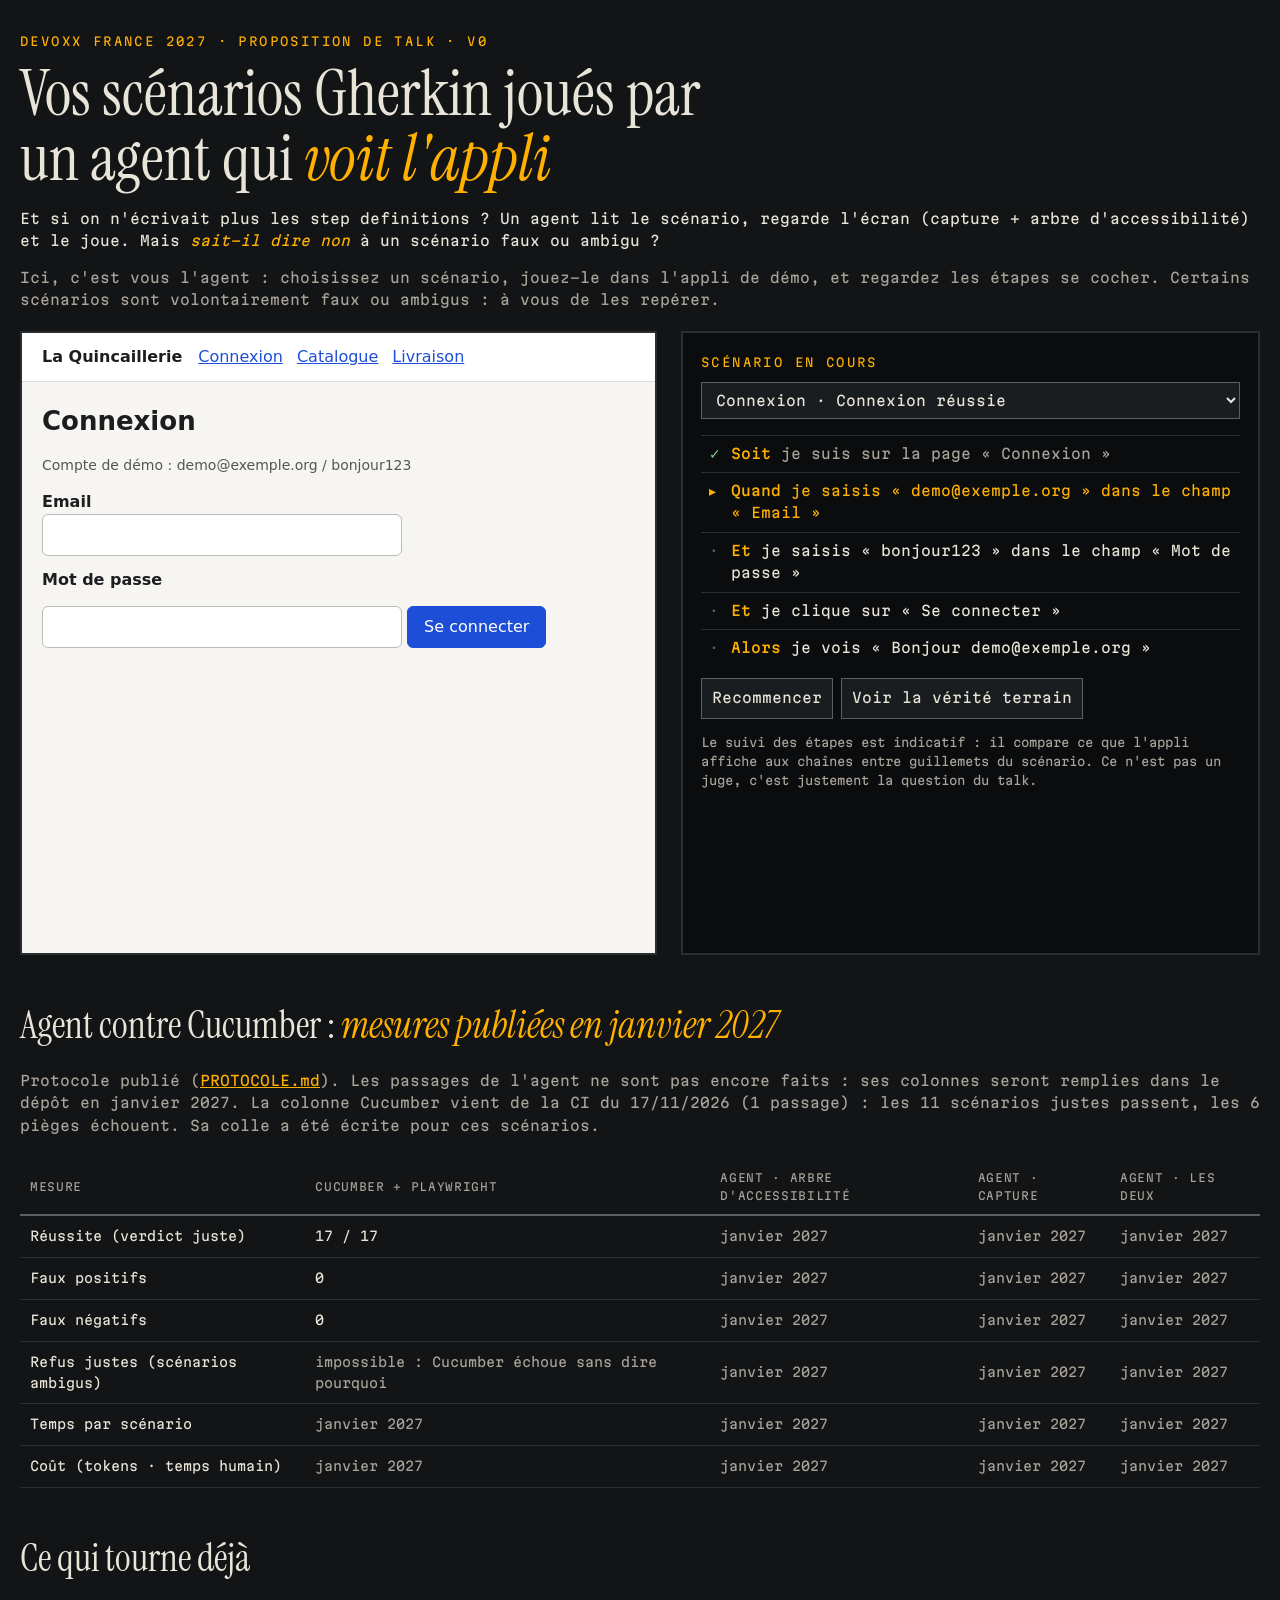
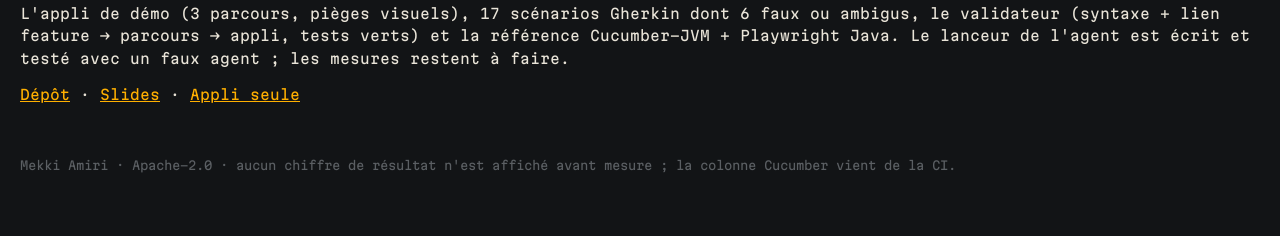
<file: docs/index.html>
<!doctype html>
<html lang="fr">
<head>
<meta charset="utf-8">
<meta name="viewport" content="width=device-width, initial-scale=1">
<title>Vos scénarios Gherkin joués par un agent qui voit l'appli · Mekki Amiri</title>
<link rel="preconnect" href="https://fonts.googleapis.com">
<link href="https://fonts.googleapis.com/css2?family=Instrument+Serif:ital@0;1&family=Martian+Mono:wght@400;500&display=swap" rel="stylesheet">
<style>
:root{--bg:#121416;--paper:#e9e4d8;--amber:#ffb000;--muted:#a9a39a;--dim:#5b5f63;--line:#2a2e31;--green:#7fd18b;--red:#ff5a4f}
*{box-sizing:border-box}
body{margin:0;background:var(--bg);color:var(--paper);font:14px/1.6 'Martian Mono',monospace}
a{color:var(--amber)}
.wrap{max-width:1280px;margin:0 auto;padding:32px 20px 60px}
.k{color:var(--amber);letter-spacing:.2em;text-transform:uppercase;font-size:12px}
h1,h2{font-family:'Instrument Serif',serif;font-weight:400;margin:0}
h1{font-size:clamp(34px,6vw,64px);line-height:1.02;margin:10px 0 16px}
h2{font-size:clamp(26px,3.6vw,38px);margin:40px 0 12px}
em{color:var(--amber);font-style:italic}
.muted{color:var(--muted)}
.todo{border:1px dashed var(--amber);color:var(--amber);padding:2px 8px;font-size:12px;white-space:nowrap}
.jeu{display:grid;grid-template-columns:minmax(0,1.1fr) minmax(0,1fr);gap:24px;margin-top:20px}
@media (max-width:900px){.jeu{grid-template-columns:1fr}}
.cadre{border:2px solid var(--line);background:#0b0c0d}
.cadre iframe{display:block;width:100%;height:620px;border:0;background:#f6f5f2}
.panneau{border:2px solid var(--line);padding:18px;background:#0b0c0d}
select,button{font:inherit;background:#1a1d20;color:var(--paper);border:1px solid var(--dim);padding:8px 10px;border-radius:0}
select{width:100%}
button{cursor:pointer}
button:hover{border-color:var(--amber)}
.etapes{list-style:none;padding:0;margin:16px 0 0}
.etapes li{padding:7px 0 7px 30px;position:relative;border-top:1px solid var(--line)}
.etapes li::before{content:"·";position:absolute;left:8px;color:var(--dim)}
.etapes li.ctx{color:var(--muted)}
.etapes li.courant{color:var(--amber)}
.etapes li.courant::before{content:"▸";color:var(--amber)}
.etapes li.vu::before{content:"✓";color:var(--green)}
.etapes li.hors::before{content:"?";color:var(--red)}
.etapes b{font-weight:500;color:var(--amber)}
.verdict{margin-top:14px;padding:10px 12px;border-left:3px solid var(--amber);background:#15181a;display:none}
.verdict.visible{display:block}
.barre{display:flex;gap:8px;margin-top:12px;flex-wrap:wrap}
table{border-collapse:collapse;width:100%;margin-top:8px;font-size:13px}
th{font-weight:400;color:var(--muted);text-align:left;padding:10px;border-bottom:2px solid var(--dim);text-transform:uppercase;letter-spacing:.06em;font-size:11px}
td{padding:10px;border-bottom:1px solid var(--line)}
.tableau{overflow-x:auto}
footer{margin-top:50px;color:var(--dim);font-size:12px}
</style>
</head>
<body>
<div class="wrap">
  <div class="k">Devoxx France 2027 · proposition de talk · v0</div>
  <h1>Vos scénarios Gherkin joués par<br>un agent qui <em>voit l'appli</em></h1>
  <p>Et si on n'écrivait plus les step definitions ? Un agent lit le scénario, regarde l'écran
  (capture + arbre d'accessibilité) et le joue. Mais <em>sait-il dire non</em> à un scénario faux ou ambigu ?</p>
  <p class="muted">Ici, c'est vous l'agent : choisissez un scénario, jouez-le dans l'appli de démo,
  et regardez les étapes se cocher. Certains scénarios sont volontairement faux ou ambigus : à vous de les repérer.</p>

  <div class="jeu">
    <div class="cadre"><iframe id="appli" title="Appli de démo La Quincaillerie" src="app/index.html"></iframe></div>
    <div class="panneau">
      <label class="k" for="choix">Scénario en cours</label>
      <select id="choix" style="margin-top:8px"></select>
      <ul class="etapes" id="etapes"></ul>
      <div class="barre">
        <button type="button" id="recommencer">Recommencer</button>
        <button type="button" id="reveler">Voir la vérité terrain</button>
      </div>
      <div class="verdict" id="verdict"></div>
      <p class="muted" style="font-size:12px;margin-top:14px">Le suivi des étapes est indicatif : il compare ce que l'appli
      affiche aux chaînes entre guillemets du scénario. Ce n'est pas un juge, c'est justement la question du talk.</p>
    </div>
  </div>

  <h2>Agent contre Cucumber : <em>mesures publiées en janvier 2027</em></h2>
  <p class="muted">Protocole publié (<a href="https://github.com/mekkiamiri/bdd-agent-eyes/blob/main/PROTOCOLE.md">PROTOCOLE.md</a>).
  Les passages de l'agent ne sont pas encore faits : ses colonnes seront remplies dans le dépôt en janvier 2027.
  La colonne Cucumber vient de la CI du 17/11/2026 (1 passage) : les 11 scénarios justes passent, les 6 pièges échouent.
  Sa colle a été écrite pour ces scénarios.</p>
  <div class="tableau">
  <table>
    <tr><th>Mesure</th><th>Cucumber + Playwright</th><th>Agent · arbre d'accessibilité</th><th>Agent · capture</th><th>Agent · les deux</th></tr>
    <tr><td>Réussite (verdict juste)</td><td>17 / 17</td><td class="muted">janvier 2027</td><td class="muted">janvier 2027</td><td class="muted">janvier 2027</td></tr>
    <tr><td>Faux positifs</td><td>0</td><td class="muted">janvier 2027</td><td class="muted">janvier 2027</td><td class="muted">janvier 2027</td></tr>
    <tr><td>Faux négatifs</td><td>0</td><td class="muted">janvier 2027</td><td class="muted">janvier 2027</td><td class="muted">janvier 2027</td></tr>
    <tr><td>Refus justes (scénarios ambigus)</td><td class="muted">impossible : Cucumber échoue sans dire pourquoi</td><td class="muted">janvier 2027</td><td class="muted">janvier 2027</td><td class="muted">janvier 2027</td></tr>
    <tr><td>Temps par scénario</td><td class="muted">janvier 2027</td><td class="muted">janvier 2027</td><td class="muted">janvier 2027</td><td class="muted">janvier 2027</td></tr>
    <tr><td>Coût (tokens · temps humain)</td><td class="muted">janvier 2027</td><td class="muted">janvier 2027</td><td class="muted">janvier 2027</td><td class="muted">janvier 2027</td></tr>
  </table>
  </div>

  <h2>Ce qui tourne déjà</h2>
  <p>L'appli de démo (3 parcours, pièges visuels), <span id="nb"></span>, le validateur
  (syntaxe + lien feature → parcours → appli, tests verts) et la référence Cucumber-JVM + Playwright Java.
  Le lanceur de l'agent est écrit et testé avec un faux agent ; les mesures restent à faire.</p>
  <p><a href="https://github.com/mekkiamiri/bdd-agent-eyes">Dépôt</a> · <a href="slides/">Slides</a> · <a href="app/">Appli seule</a></p>
  <footer>Mekki Amiri · Apache-2.0 · aucun chiffre de résultat n'est affiché avant mesure ; la colonne Cucumber vient de la CI.</footer>
</div>

<script src="scenarios.js"></script>
<script>
"use strict";
const S = window.SCENARIOS;
const choix = document.getElementById("choix");
const liste = document.getElementById("etapes");
const cadre = document.getElementById("appli");
const verdict = document.getElementById("verdict");
const LIBELLE = { passe: "le scénario est juste : il doit passer", echec: "le scénario est faux : l'appli fait autre chose", ambigu: "le scénario est ambigu : il faut refuser de le jouer" };

document.getElementById("nb").textContent = S.length + " scénarios Gherkin dont " +
  S.filter((s) => s.attendu !== "passe").length + " faux ou ambigus";

S.forEach((s, i) => {
  const o = document.createElement("option");
  o.value = i;
  o.textContent = s.fonctionnalite + " · " + s.nom;
  choix.appendChild(o);
});

let scenario, pointeur, journal, etat;
const echapper = (t) => t.replace(/[&<>]/g, (c) => ({ "&": "&amp;", "<": "&lt;", ">": "&gt;" }[c]));
const guillemets = (t) => [...t.matchAll(/"([^"]*)"/g)].map((m) => m[1]);

function rendre() {
  liste.innerHTML = "";
  scenario.etapes.forEach((e, i) => {
    const li = document.createElement("li");
    li.innerHTML = "<b>" + echapper(e.mot) + "</b> " + echapper(e.texte).replace(/"([^"]*)"/g, "« $1 »");
    if (e.contexte) li.classList.add("ctx");
    if (i < pointeur) li.classList.add("vu");
    if (i === pointeur) li.classList.add(regle(e) ? "courant" : "hors");
    if (i === pointeur && !regle(e)) li.title = "Étape impossible à suivre : que doit-on voir ou faire ?";
    liste.appendChild(li);
  });
}

// Chaque expression du vocabulaire (window.VOCABULAIRE, généré depuis outils/valider.py)
// devient une condition sur ce que l'appli a signalé. Un test vérifie que les clés couvrent tout le vocabulaire.
const vus = (x) => etat && etat.textes.some((v) => v.includes(x));
const action = (pred) => journal.some((ev) => ev.type !== "ecran" && pred(ev.libelle || ""));
const CONDITIONS = {
  "je suis sur la page {string}": (g) => () => etat && etat.ecran === g.ecran.toLowerCase(),
  "je suis connecté": () => () => vus("Bonjour "),
  "je saisis {string} dans le champ {string}": (g) => () => action((l) => l === g.champ + "=" + g.libre),
  "je clique sur {string}": (g) => () => action((l) => l === g.bouton || l.startsWith(g.bouton + " ")),
  "j'ajoute {string} au panier": (g) => () => action((l) => l === "Ajouter " + g.produit + " au panier"),
  "je coche {string}": (g) => () => action((l) => l === g.case),
  "je vois {string}": (g) => () => vus(g.texte),
  "je ne vois pas {string}": (g) => () => etat && !vus(g.texte),
  "le panier contient {int} article(s)": (g) => () => etat && etat.textes.includes(g.nombre + (Number(g.nombre) > 1 ? " articles" : " article")),
  "le total est {string}": (g) => () => etat && etat.textes.includes(g.montant),
  "le bouton {string} est désactivé": (g) => () => etat && etat.desactives.includes(g.bouton),
};
const VOCAB = window.VOCABULAIRE.map((v) => ({ re: new RegExp(v.regex), condition: CONDITIONS[v.expression] }));

function regle(e) {
  for (const v of VOCAB) {
    const m = v.re.exec(e.texte);
    if (m) return v.condition ? v.condition(m.groups || {}) : null;
  }
  return null; // hors vocabulaire : un humain (ou un agent) doit le signaler
}

function avancer() {
  while (pointeur < scenario.etapes.length) {
    const r = regle(scenario.etapes[pointeur]);
    if (!r || !r()) break;
    pointeur += 1;
    journal = []; // une action ne compte que pour l'étape courante
  }
  rendre();
  if (pointeur === scenario.etapes.length) {
    verdict.className = "verdict visible";
    verdict.textContent = "Toutes les étapes ont été vues à l'écran.";
  }
}

function charger(i) {
  scenario = S[i];
  pointeur = 0; journal = []; etat = null;
  verdict.className = "verdict";
  const premiere = scenario.etapes.find((e) => /^je suis sur la page "/.test(e.texte));
  const ecran = premiere ? guillemets(premiere.texte)[0].toLowerCase() : "connexion";
  cadre.src = "app/index.html?t=" + Date.now() + "#" + ecran;
  rendre();
}

window.addEventListener("message", (e) => {
  // N'accepter que les messages du cadre de l'appli, de la même origine (en file://, l'origine est « null »).
  if (e.source !== cadre.contentWindow) return;
  if (e.origin !== location.origin && !(location.protocol === "file:" && e.origin === "null")) return;
  const d = e.data;
  if (!d || d.source !== "quincaillerie" || !scenario) return;
  etat = d;
  journal.push(d);
  avancer();
});

choix.addEventListener("change", () => charger(Number(choix.value)));
document.getElementById("recommencer").addEventListener("click", () => charger(Number(choix.value)));
document.getElementById("reveler").addEventListener("click", () => {
  verdict.className = "verdict visible";
  verdict.innerHTML = "<b style='color:var(--amber)'>Vérité terrain</b> : " + LIBELLE[scenario.attendu] +
    (scenario.piege ? ".<br>" + echapper(scenario.piege) : ".");
});
charger(0);
</script>
</body>
</html>
</file>
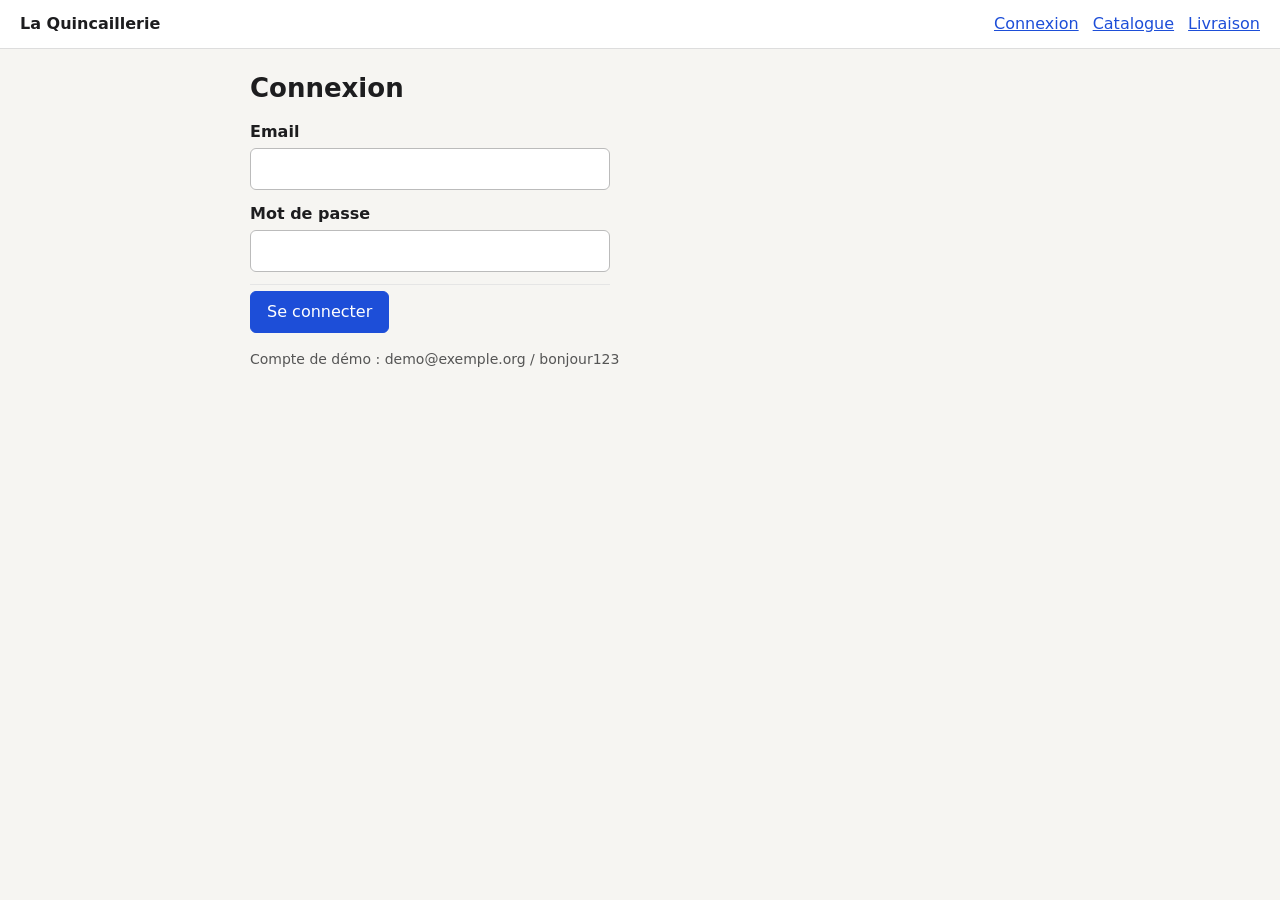
<file: docs/app-v2/index.html>
<!doctype html>
<html lang="fr">
<head>
<meta charset="utf-8">
<meta name="viewport" content="width=device-width, initial-scale=1">
<title>La Quincaillerie · appli de démo</title>
<link rel="stylesheet" href="app.css">
</head>
<body class="qc">
<!-- Version 2 de l'appli de démo : même comportement, mêmes textes visibles, interface refondue
     (identifiants, classes, structure, ordre). Chaque changement est décrit dans CHANGEMENTS.md.
     Sert à mesurer la robustesse : Cucumber et l'agent rejouent les mêmes scénarios sur cette version. -->
<header class="qc-entete">
  <p class="qc-entete__marque"><strong>La Quincaillerie</strong></p>
  <p id="qc-salut" class="qc-entete__salut"></p>
  <nav class="qc-entete__nav" aria-label="Navigation principale">
    <a href="#connexion">Connexion</a>
    <a href="#catalogue">Catalogue</a>
    <a href="#livraison">Livraison</a>
  </nav>
</header>

<main class="qc-contenu">
  <!-- Parcours « connexion » -->
  <section id="qc-vue-connexion" class="qc-vue" data-vue="connexion" aria-labelledby="qc-titre-connexion">
    <h1 id="qc-titre-connexion">Connexion</h1>
    <p id="qc-connexion-erreur" class="qc-message qc-message--erreur" role="alert"></p>
    <form id="qc-connexion-form" class="qc-form" novalidate>
      <div class="qc-champ">
        <label for="qc-connexion-email">Email</label>
        <input id="qc-connexion-email" name="email" type="email" autocomplete="off">
      </div>
      <div class="qc-champ">
        <label for="qc-connexion-mdp">Mot de passe</label>
        <input id="qc-connexion-mdp" name="mdp" type="password" autocomplete="off">
      </div>
      <div class="qc-barre-actions">
        <button type="submit" id="qc-connexion-envoyer" class="qc-bouton">Se connecter</button>
      </div>
    </form>
    <p class="qc-aide">Compte de démo : demo@exemple.org / bonjour123</p>
  </section>

  <!-- Parcours « panier » -->
  <section id="qc-vue-catalogue" class="qc-vue qc-vue--deux-colonnes" data-vue="catalogue" aria-labelledby="qc-titre-catalogue" hidden>
    <h1 id="qc-titre-catalogue">Catalogue</h1>
    <section class="qc-panier" aria-labelledby="qc-titre-panier">
      <div class="qc-panier__entete">
        <h2 id="qc-titre-panier">Panier</h2>
        <button type="button" id="qc-panier-commander" class="qc-bouton" disabled>Commander</button>
      </div>
      <p class="qc-panier__resume"><span id="qc-panier-nb" data-testid="cart-count">0 article</span> · Total : <span id="qc-panier-total" data-testid="cart-total">0,00 €</span></p>
      <ul id="qc-panier-lignes" class="qc-panier__lignes"></ul>
      <div class="qc-promo">
        <div class="qc-champ">
          <label for="qc-promo-code">Code promo</label>
          <input id="qc-promo-code" name="promo" autocomplete="off">
        </div>
        <button type="button" id="qc-promo-appliquer" class="qc-bouton qc-bouton--secondaire">Appliquer</button>
        <p id="qc-promo-message" class="qc-message qc-message--info" role="status"></p>
      </div>
    </section>
    <ul class="qc-catalogue">
      <li class="qc-carte">
        <p class="qc-carte__nom">Marteau</p>
        <div class="qc-carte__pied">
          <button type="button" class="qc-bouton" data-article="Marteau" aria-label="Ajouter au panier : Marteau">Ajouter</button>
          <p class="qc-carte__prix">12,00 €</p>
        </div>
      </li>
      <li class="qc-carte">
        <p class="qc-carte__nom">Tournevis</p>
        <p class="qc-carte__badge">Épuisé</p>
        <div class="qc-carte__pied">
          <button type="button" class="qc-bouton" data-article="Tournevis" aria-label="Ajouter au panier : Tournevis" disabled>Ajouter</button>
          <p class="qc-carte__prix">6,50 €</p>
        </div>
      </li>
      <li class="qc-carte">
        <p class="qc-carte__nom">Mètre ruban</p>
        <div class="qc-carte__pied">
          <button type="button" class="qc-bouton" data-article="Mètre ruban" aria-label="Ajouter au panier : Mètre ruban">Ajouter</button>
          <p class="qc-carte__prix">9,90 €</p>
        </div>
      </li>
    </ul>
  </section>

  <!-- Parcours « livraison » -->
  <section id="qc-vue-livraison" class="qc-vue" data-vue="livraison" aria-labelledby="qc-titre-livraison" hidden>
    <h1 id="qc-titre-livraison">Livraison</h1>
    <ul id="qc-livraison-erreurs" class="qc-message qc-message--erreur" role="alert"></ul>
    <p id="qc-livraison-info" class="qc-message qc-message--info" role="status"></p>
    <form id="qc-livraison-form" class="qc-form" novalidate>
      <div class="qc-champ">
        <label for="qc-livraison-nom">Nom</label>
        <input id="qc-livraison-nom" name="nom" autocomplete="off">
      </div>
      <div class="qc-champ">
        <label for="qc-livraison-adresse">Adresse</label>
        <input id="qc-livraison-adresse" name="adresse" autocomplete="off">
      </div>
      <div class="qc-champ">
        <label for="qc-livraison-cp">Code postal</label>
        <input id="qc-livraison-cp" name="cp" inputmode="numeric" autocomplete="off">
      </div>
      <div class="qc-case">
        <input id="qc-livraison-cgv" name="cgv" type="checkbox">
        <label for="qc-livraison-cgv">J'accepte les conditions de vente</label>
      </div>
      <div class="qc-barre-actions">
        <button type="submit" id="qc-livraison-valider" class="qc-bouton" disabled>Valider la commande</button>
        <button type="button" id="qc-livraison-enregistrer" class="qc-bouton qc-bouton--secondaire">Enregistrer l'adresse</button>
      </div>
    </form>
    <!-- Piège conservé : ce texte est toujours dans le DOM, mais caché tant que la commande n'est pas validée. -->
    <section id="qc-livraison-confirmation" class="qc-confirmation" hidden>
      <h2>Commande confirmée</h2>
      <p>Merci, votre commande est en préparation.</p>
    </section>
  </section>
</main>
<script src="app.js"></script>
</body>
</html>
</file>
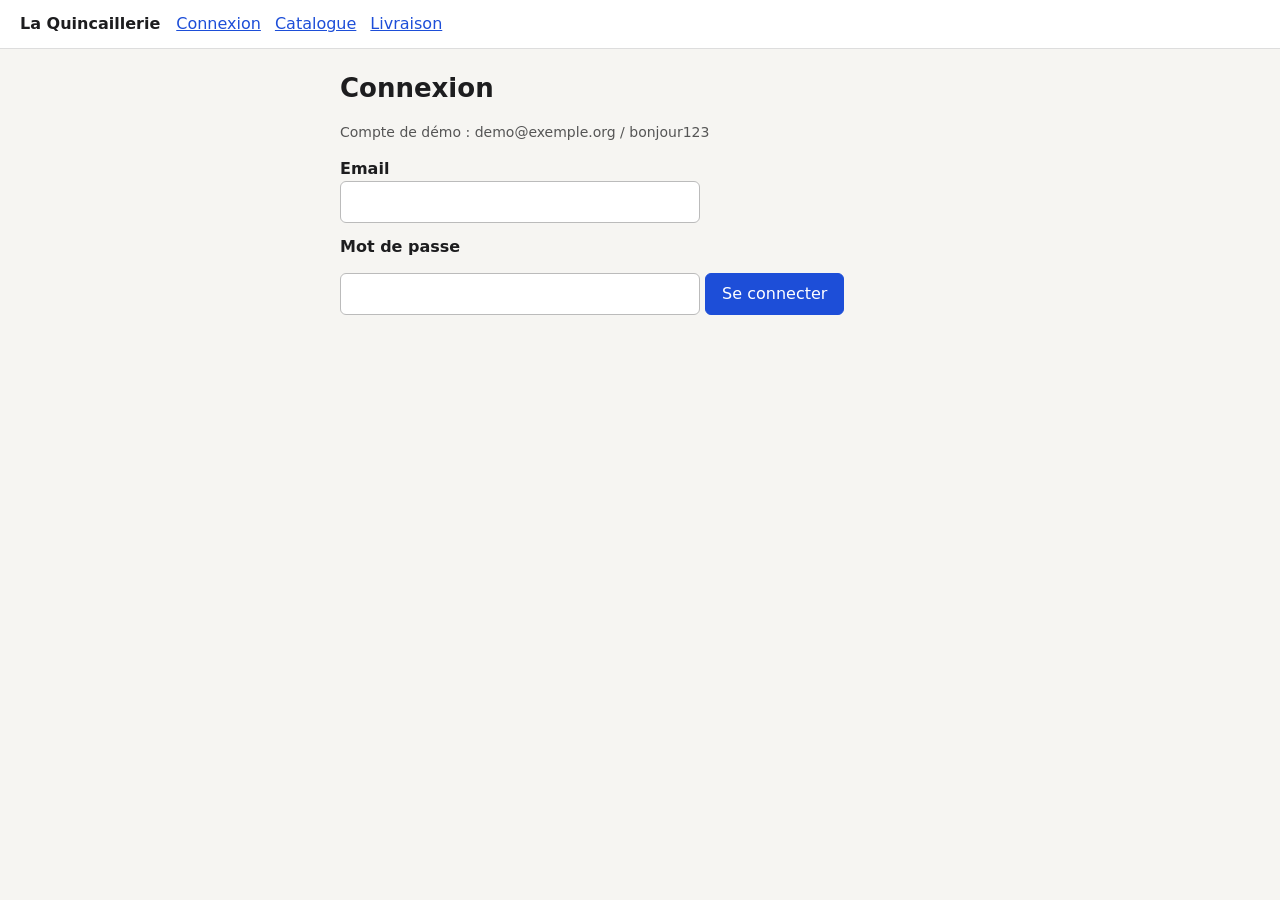
<file: docs/app/index.html>
<!doctype html>
<html lang="fr">
<head>
<meta charset="utf-8">
<meta name="viewport" content="width=device-width, initial-scale=1">
<title>La Quincaillerie · appli de démo</title>
<link rel="stylesheet" href="app.css">
</head>
<body>
<!-- Appli de démo du dépôt bdd-agent-eyes.
     Trois parcours (connexion, panier, livraison) et des pièges visuels volontaires :
     bouton désactivé, message d'erreur, libellés ambigus, texte présent dans le DOM mais invisible.
     Les libellés visibles sont listés dans parcours.json ; outils/valider.py vérifie que les deux concordent. -->
<header>
  <strong>La Quincaillerie</strong>
  <nav aria-label="Navigation principale">
    <a href="#connexion">Connexion</a>
    <a href="#catalogue">Catalogue</a>
    <a href="#livraison">Livraison</a>
  </nav>
  <span id="bonjour" class="bonjour"></span>
</header>

<main>
  <!-- Parcours « connexion » -->
  <section id="ecran-connexion" data-ecran="connexion" aria-labelledby="t-connexion">
    <h1 id="t-connexion">Connexion</h1>
    <p class="aide">Compte de démo : demo@exemple.org / bonjour123</p>
    <form id="form-connexion" novalidate>
      <label for="email">Email</label>
      <input id="email" name="email" type="email" autocomplete="off">
      <label for="mdp">Mot de passe</label>
      <input id="mdp" name="mdp" type="password" autocomplete="off">
      <button type="submit" id="btn-connexion">Se connecter</button>
    </form>
    <p id="erreur-connexion" class="erreur" role="alert"></p>
  </section>

  <!-- Parcours « panier » -->
  <section id="ecran-catalogue" data-ecran="catalogue" aria-labelledby="t-catalogue" hidden>
    <h1 id="t-catalogue">Catalogue</h1>
    <ul class="produits">
      <li><span>Marteau</span><span class="prix">12,00 €</span>
        <button type="button" data-produit="Marteau" aria-label="Ajouter Marteau au panier">Ajouter</button></li>
      <li><span>Tournevis</span><span class="prix">6,50 €</span>
        <button type="button" data-produit="Tournevis" aria-label="Ajouter Tournevis au panier" disabled>Ajouter</button>
        <span class="epuise">Épuisé</span></li>
      <li><span>Mètre ruban</span><span class="prix">9,90 €</span>
        <button type="button" data-produit="Mètre ruban" aria-label="Ajouter Mètre ruban au panier">Ajouter</button></li>
    </ul>
    <div class="panier" aria-labelledby="t-panier">
      <h2 id="t-panier">Panier</h2>
      <ul id="lignes-panier"></ul>
      <p><span id="panier-compte" data-testid="panier-compte">0 article</span> · Total : <span id="total" data-testid="total">0,00 €</span></p>
      <label for="promo">Code promo</label>
      <input id="promo" name="promo" autocomplete="off">
      <button type="button" id="btn-promo">Appliquer</button>
      <p id="message-promo" class="info" role="status"></p>
      <button type="button" id="btn-commander" disabled>Commander</button>
    </div>
  </section>

  <!-- Parcours « livraison » -->
  <section id="ecran-livraison" data-ecran="livraison" aria-labelledby="t-livraison" hidden>
    <h1 id="t-livraison">Livraison</h1>
    <form id="form-livraison" novalidate>
      <label for="nom">Nom</label>
      <input id="nom" name="nom" autocomplete="off">
      <label for="adresse">Adresse</label>
      <input id="adresse" name="adresse" autocomplete="off">
      <label for="cp">Code postal</label>
      <input id="cp" name="cp" inputmode="numeric" autocomplete="off">
      <p class="choix">
        <input id="cgv" name="cgv" type="checkbox">
        <label for="cgv">J'accepte les conditions de vente</label>
      </p>
      <button type="button" id="btn-enregistrer">Enregistrer l'adresse</button>
      <button type="submit" id="btn-valider" disabled>Valider la commande</button>
    </form>
    <ul id="erreurs-livraison" class="erreur" role="alert"></ul>
    <p id="info-livraison" class="info" role="status"></p>
    <!-- Piège : ce texte est toujours dans le DOM, mais caché tant que la commande n'est pas validée.
         Un test qui cherche le texte dans le HTML brut le trouve ; un humain ou un agent qui regarde l'écran, non. -->
    <div id="confirmation" class="confirmation" hidden>
      <h2>Commande confirmée</h2>
      <p>Merci, votre commande est en préparation.</p>
    </div>
  </section>
</main>
<script src="app.js"></script>
</body>
</html>
</file>
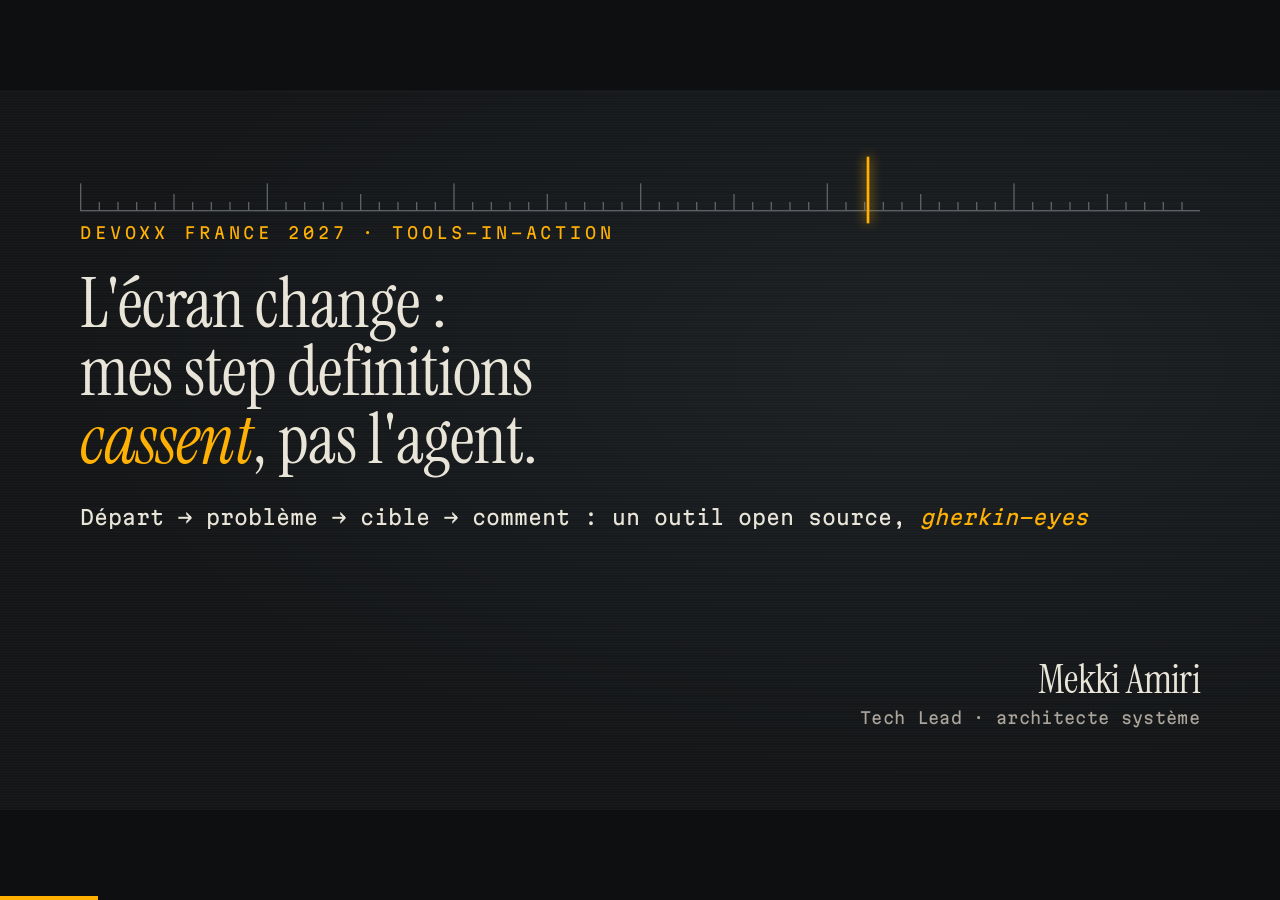
<file: docs/slides/index.html>
<!doctype html>
<html lang="fr">
<head>
<meta charset="utf-8">
<meta name="viewport" content="width=device-width, initial-scale=1">
<title>Mes step definitions cassent, pas l'agent · Mekki Amiri</title>
<link rel="preconnect" href="https://fonts.googleapis.com">
<link href="https://fonts.googleapis.com/css2?family=Instrument+Serif:ital@0;1&family=Martian+Mono:wght@400;500&display=swap" rel="stylesheet">
<!-- Généré par kit/build_deck.py : modifier les slides source, pas ce fichier. -->
<style>
/* Base 16:9 obligatoire (frontend-slides/viewport-base.css) */
/* ===========================================
   FIXED 16:9 STAGE: MANDATORY BASE STYLES
   Include this ENTIRE file in every presentation.
   Slides are authored at 1920×1080 and scaled as a whole.
   =========================================== */

/* 1. Lock the browser viewport */
html,
body {
    width: 100%;
    height: 100%;
    margin: 0;
    overflow: hidden;
    background: var(--stage-bg, #000);
}

/* 2. Full-window deck viewport */
.deck-viewport {
    position: fixed;
    inset: 0;
    overflow: hidden;
    background: var(--stage-bg, #000);
}

/* 3. Fixed 16:9 design canvas.
   JavaScript sets transform: translate(...) scale(...). */
.deck-stage {
    position: absolute;
    left: 0;
    top: 0;
    width: 1920px;
    height: 1080px;
    overflow: hidden;
    transform-origin: 0 0;
    background: var(--slide-bg, #fff);
}

/* 4. Slides stack inside the fixed stage.
   Content must be laid out at 1920×1080, not reflowed per device. */
.slide {
    position: absolute;
    inset: 0;
    width: 1920px;
    height: 1080px;
    overflow: hidden;
    display: block;
    visibility: hidden;
    opacity: 0;
    pointer-events: none;
    background: var(--slide-bg, #fff);
}

.slide.active,
.slide.visible {
    visibility: visible;
    opacity: 1;
    pointer-events: auto;
    z-index: 1;
}

/* 5. Keep media inside authored slide bounds */
img,
video,
canvas,
svg {
    max-width: 100%;
    max-height: 100%;
}

/* 6. Presentation chrome stays outside the slide design system */
.deck-controls {
    position: fixed;
    left: 50%;
    bottom: 22px;
    transform: translateX(-50%);
    z-index: 1000;
}

/* 7. Print one fixed-size slide per page */
@media print {
    html,
    body {
        width: 1920px;
        height: auto;
        overflow: visible;
        background: #fff;
    }

    .deck-viewport {
        position: static;
        overflow: visible;
        background: #fff;
    }

    .deck-stage {
        position: static;
        width: auto;
        height: auto;
        transform: none !important;
        background: none;
    }

    .slide {
        position: relative;
        display: block !important;
        visibility: visible !important;
        opacity: 1 !important;
        pointer-events: auto !important;
        width: 1920px;
        height: 1080px;
        break-after: page;
        page-break-after: always;
    }

    .slide:last-child {
        break-after: auto;
        page-break-after: auto;
    }

    .deck-controls {
        display: none !important;
    }
}

/* 8. Reduced motion */
@media (prefers-reduced-motion: reduce) {
    *,
    *::before,
    *::after {
        animation-duration: 0.01ms !important;
        transition-duration: 0.2s !important;
    }
}

/* === IDENTITÉ « BANC D'ESSAI » (commune aux talks de Mekki Amiri) ===
   Graphite + ambre d'instrument de mesure. Polices : Instrument Serif (titres), Martian Mono (chiffres, chrome). */
:root{--stage-bg:#0d0f10;--slide-bg:#121416;--amber:#ffb000;--amber-soft:rgba(255,176,0,.18);--paper:#e9e4d8;--muted:#a9a39a;--dim:#5b5f63;--red:#ff5a4f;--green:#7fd18b}
.slide{color:var(--paper);font-family:'Martian Mono',monospace;background:radial-gradient(ellipse at 72% 38%,#1c2023 0%,#121416 68%)}
.slide::after{content:"";position:absolute;inset:0;pointer-events:none;background:repeating-linear-gradient(0deg,rgba(255,255,255,.022) 0 2px,transparent 2px 4px)}

/* === CHROME DE SLIDE : titre du talk + compteur, en bas === */
.chrome{position:absolute;left:120px;right:120px;bottom:56px;display:flex;justify-content:space-between;font-size:20px;color:var(--dim);letter-spacing:.14em;text-transform:uppercase;z-index:2}

/* === TYPOGRAPHIE === */
.k{font-size:24px;color:var(--amber);letter-spacing:.22em;text-transform:uppercase}
h1,h2,h3{font-family:'Instrument Serif',serif;font-weight:400;margin:0;letter-spacing:-.01em}
h1{font-size:150px;line-height:.98}
h2{font-size:104px;line-height:1.02}
h3{font-size:60px;line-height:1.08}
em{color:var(--amber);font-style:italic}
p,li{font-size:34px;line-height:1.45;color:var(--paper)}
.muted{color:var(--muted)}
.pad{position:absolute;left:120px;right:120px;top:120px;bottom:140px}

/* === RÈGLE GRADUÉE + AIGUILLE (signature) === */
.ruler{position:absolute;left:120px;right:120px;top:120px;height:60px;border-bottom:2px solid var(--dim)}
.ruler i{position:absolute;bottom:0;width:2px;background:var(--dim)}
.needle{position:absolute;top:100px;left:120px;width:4px;height:100px;background:var(--amber);box-shadow:0 0 18px var(--amber)}
.slide.active .needle{animation:sweep 1.6s cubic-bezier(.3,1.4,.5,1) .15s forwards}
@keyframes sweep{to{left:var(--to,1300px)}}

/* === AFFICHEURS (gros chiffres) === */
.readouts{display:flex;gap:28px}
.readouts div{border:2px solid var(--dim);padding:24px 32px;min-width:260px}
.readouts b{display:block;font:500 76px 'Martian Mono';color:var(--amber);text-shadow:0 0 14px rgba(255,176,0,.45)}
.readouts span{font-size:22px;color:var(--muted);letter-spacing:.12em;text-transform:uppercase}
.big{font:500 260px/1 'Martian Mono';color:var(--amber);text-shadow:0 0 30px rgba(255,176,0,.4)}
.todo{border:2px dashed var(--amber);color:var(--amber);padding:6px 16px;font-size:24px;letter-spacing:.1em;display:inline-block}

/* === LISTES (3 éléments maximum) === */
ul.steps{list-style:none;padding:0;margin:40px 0 0}
ul.steps li{padding:22px 0 22px 90px;position:relative;border-top:1px solid #2a2e31}
ul.steps li::before{content:attr(data-n);position:absolute;left:0;top:22px;font:500 34px 'Martian Mono';color:var(--amber)}

/* === TABLEAU DE MESURES === */
table.m{border-collapse:collapse;width:100%;font-size:28px}
table.m th{font-weight:400;color:var(--muted);text-align:left;padding:16px 18px;border-bottom:2px solid var(--dim);letter-spacing:.08em;text-transform:uppercase;font-size:20px}
table.m td{padding:20px 18px;border-bottom:1px solid #2a2e31}
table.m td.n{font-family:'Martian Mono';color:var(--amber);text-align:right}

/* === CODE === */
pre.code{background:#0b0c0d;border:2px solid #2a2e31;padding:36px 40px;font:400 26px/1.55 'Martian Mono';color:var(--paper);white-space:pre;overflow:hidden;margin:0}
pre.code .c{color:var(--dim)} pre.code .h{color:var(--amber)}

/* === DEUX COLONNES === */
.cols{display:grid;grid-template-columns:1fr 1fr;gap:80px}
.panel{border:2px solid #2a2e31;padding:40px}
.panel h3{margin-bottom:20px}

/* === APPARITIONS === */
.reveal{opacity:0;transform:translateY(24px);transition:opacity .7s ease,transform .7s ease}
.slide.active .reveal{opacity:1;transform:none}
.slide.active .reveal:nth-child(2){transition-delay:.12s}.slide.active .reveal:nth-child(3){transition-delay:.24s}.slide.active .reveal:nth-child(4){transition-delay:.36s}.slide.active .reveal:nth-child(5){transition-delay:.48s}

/* === NOTES DU SPEAKER (cachées ; touche N pour les afficher) === */
.notes{display:none}
body.show-notes .slide.active .notes{display:block;position:absolute;left:120px;right:120px;bottom:100px;background:#000c;border-left:4px solid var(--amber);padding:20px 28px;font-size:22px;line-height:1.5;color:var(--paper);z-index:5}

/* === BARRE DE PROGRESSION (hors slide) === */
.progress{position:fixed;left:0;bottom:0;height:4px;background:var(--amber);z-index:1001;transition:width .3s}

</style>
</head>
<body>
<div class="deck-viewport"><main class="deck-stage" id="deckStage">
<!-- Slides du talk « L'écran change : mes step definitions cassent, pas l'agent » (Tools-in-Action 30 min, 13 slides)
     Construire : python3 <kit>/build_deck.py slides/slides.html docs/slides/index.html "Mes step definitions cassent, pas l'agent"
     Fil : DÉPART (1-2) → PROBLÈME (3-4) → CIBLE (5-7) → COMMENT (8-13). Le surtitre de chaque slide dit l'étape.
     Départ : on écrit du Gherkin, Cucumber le joue grâce à des step definitions (la colle).
     Problème : une refonte d'écran sans changement de comportement casse 7 scénarios sur 17, et 3 tests restent « conformes » sans plus rien tester.
     Cible : des scénarios qui survivent aux refontes, avec un verdict expliqué (passe, échec, refus), sans réécrire la colle.
     Comment : l'outil gherkin-eyes (dossier outil/) + 3 gestes : Cucumber en CI ; gherkin-eyes après une refonte ou pour relire ; 3 règles d'écriture.
     Plan et minutage : slides/PLAN.md. Chiffres : resultats/LISEZMOI.md, outil/exemple/, revue/juge-aveugle.json, slides/REVUE.md. -->

<!-- Ce que je veux dire : je vais partir de ce que vous faites déjà (Gherkin + Cucumber), montrer ce qui casse, où on veut aller, et vous donner l'outil pour y aller. -->
<section class="slide">
  <div class="ruler"><i style="left:0px;height:40px"></i><i style="left:28px;height:12px"></i><i style="left:56px;height:12px"></i><i style="left:84px;height:12px"></i><i style="left:112px;height:12px"></i><i style="left:140px;height:24px"></i><i style="left:168px;height:12px"></i><i style="left:196px;height:12px"></i><i style="left:224px;height:12px"></i><i style="left:252px;height:12px"></i><i style="left:280px;height:40px"></i><i style="left:308px;height:12px"></i><i style="left:336px;height:12px"></i><i style="left:364px;height:12px"></i><i style="left:392px;height:12px"></i><i style="left:420px;height:24px"></i><i style="left:448px;height:12px"></i><i style="left:476px;height:12px"></i><i style="left:504px;height:12px"></i><i style="left:532px;height:12px"></i><i style="left:560px;height:40px"></i><i style="left:588px;height:12px"></i><i style="left:616px;height:12px"></i><i style="left:644px;height:12px"></i><i style="left:672px;height:12px"></i><i style="left:700px;height:24px"></i><i style="left:728px;height:12px"></i><i style="left:756px;height:12px"></i><i style="left:784px;height:12px"></i><i style="left:812px;height:12px"></i><i style="left:840px;height:40px"></i><i style="left:868px;height:12px"></i><i style="left:896px;height:12px"></i><i style="left:924px;height:12px"></i><i style="left:952px;height:12px"></i><i style="left:980px;height:24px"></i><i style="left:1008px;height:12px"></i><i style="left:1036px;height:12px"></i><i style="left:1064px;height:12px"></i><i style="left:1092px;height:12px"></i><i style="left:1120px;height:40px"></i><i style="left:1148px;height:12px"></i><i style="left:1176px;height:12px"></i><i style="left:1204px;height:12px"></i><i style="left:1232px;height:12px"></i><i style="left:1260px;height:24px"></i><i style="left:1288px;height:12px"></i><i style="left:1316px;height:12px"></i><i style="left:1344px;height:12px"></i><i style="left:1372px;height:12px"></i><i style="left:1400px;height:40px"></i><i style="left:1428px;height:12px"></i><i style="left:1456px;height:12px"></i><i style="left:1484px;height:12px"></i><i style="left:1512px;height:12px"></i><i style="left:1540px;height:24px"></i><i style="left:1568px;height:12px"></i><i style="left:1596px;height:12px"></i><i style="left:1624px;height:12px"></i><i style="left:1652px;height:12px"></i></div><div class="needle"></div>
  <div class="pad" style="top:200px">
    <div class="k reveal">Devoxx France 2027 · Tools-in-Action</div>
    <h1 class="reveal" style="margin-top:40px;font-size:104px">L'écran change :<br>mes step definitions<br><em>cassent</em>, pas l'agent.</h1>
    <p class="reveal" style="margin-top:44px;font-size:30px">Départ → problème → cible → comment : un outil open source, <em>gherkin-eyes</em></p>
  </div>
  <div style="position:absolute;right:120px;bottom:120px;text-align:right" class="reveal"><h3>Mekki Amiri</h3><p class="muted" style="font-size:24px;margin:8px 0 0">Tech Lead · architecte système</p></div>
  <aside class="notes">Ouverture : « Qui écrit du Gherkin ? Qui maintient le code derrière ? Gardez la main levée. » Annoncer le chemin en une phrase : d'où vous partez, ce qui fait mal, où on veut aller, et l'outil pour y aller, que vous pourrez installer en sortant. Version Quickie : voir PLAN.md. Transition : partons de votre quotidien.</aside>
</section>

<!-- Ce que je veux dire : le point de départ, c'est vous : du Gherkin lisible par tous, et derrière chaque phrase, du code Java qui cherche un élément de l'écran. -->
<section class="slide">
  <div class="pad">
    <div class="k reveal" style="font-size:20px;opacity:.75">1 · Départ</div>
    <h2 class="reveal" style="font-size:70px;margin-top:20px">Vous écrivez du Gherkin. Cucumber le joue<br>grâce à du code de <em>colle</em> : les step definitions.</h2>
    <pre class="code reveal" style="margin-top:36px">Quand j'ajoute "Marteau" au panier</pre>
    <pre class="code reveal" style="margin-top:24px"><span class="c">// step definition (la « colle ») : traduit la phrase en clic</span>
page.getByRole(BUTTON, nom(<span class="h">"Ajouter " + produit + " au panier"</span>))
    .click();</pre>
    <p class="muted reveal" style="margin-top:28px;font-size:26px">Mon banc : une appli de démo, 17 scénarios (11 justes, 6 faux ou ambigus exprès), chacun avec son verdict attendu.</p>
  </div>
  <div class="chrome"><span>Mes step definitions cassent, pas l'agent</span><span class="n"></span></div>
  <aside class="notes">En haut, ce que lit le métier. En bas, la step definition, que j'appellerai la colle : le code Java qui transforme la phrase en clic (src/test/java/…/Etapes.java, ligne 96, simplifiée). Elle cherche le bouton par un nom que personne ne voit à l'écran (l'aria-label, le nom donné aux lecteurs d'écran). Mon banc : « La Quincaillerie », une petite appli écrite par moi, 17 scénarios dont 6 faux ou ambigus exprès, chacun étiqueté avec le verdict attendu. Transition : tout va bien, jusqu'au jour où le front refait l'écran.</aside>
</section>

<!-- Ce que je veux dire : le problème, chiffré : une refonte qui ne change aucun comportement casse 7 scénarios sur 17 ; l'appli marche, ce sont les tests qui sont rouges. -->
<section class="slide">
  <div class="pad">
    <div class="k reveal" style="font-size:20px;opacity:.75">2 · Problème</div>
    <h2 class="reveal" style="font-size:68px;margin-top:20px">Une refonte d'écran, aucun comportement changé :<br>Cucumber casse <em>7 scénarios sur 17</em>.</h2>
    <table class="m reveal" style="margin-top:40px">
      <tr><th>Cucumber + Playwright</th><th>Avant la refonte</th><th>Après la refonte</th></tr>
      <tr><td>Scénarios justes qui passent</td><td class="n">11 / 11</td><td class="n">4 / 11</td></tr>
      <tr><td>Verdicts conformes (= le verdict attendu)</td><td class="n">17 / 17</td><td class="n">10 / 17</td></tr>
      <tr><td>Colle à réécrire</td><td class="n">—</td><td class="n">2 step definitions</td></tr>
    </table>
    <p class="muted reveal" style="margin-top:30px;font-size:26px">Mêmes textes visibles, mêmes règles. Un nom de bouton caché reformulé, un attribut de test renommé.</p>
  </div>
  <div class="chrome"><span>Mes step definitions cassent, pas l'agent</span><span class="n"></span></div>
  <aside class="notes">Refonte réaliste en 10 changements (docs/app-v2/CHANGEMENTS.md) : id et classes renommés, boutons regroupés, ordre changé, aria-label des boutons « Ajouter » reformulé pour l'accessibilité, data-testid renommé (un attribut posé exprès pour les tests). Les textes à l'écran et le comportement ne bougent pas. CI, job reference-cucumber-v2, run 45566605569 du 25/11/2026 : 17/17 avant, 10/17 après ; les 7 cassés passent tous par deux étapes, et seulement elles (resultats/LISEZMOI.md). Je ne chiffre pas le temps de réparation : je ne l'ai pas mesuré. Transition : le rouge, au moins, se voit.</aside>
</section>

<!-- Ce que je veux dire : plus grave que le rouge, le faux vert ; 3 tests sont comptés conformes alors qu'ils ne testent plus leur piège. -->
<section class="slide">
  <div class="pad">
    <div class="k reveal" style="font-size:20px;opacity:.75">2 · Problème</div>
    <h2 class="reveal" style="font-size:70px;margin-top:20px">Pire que le rouge : 3 tests restent « conformes »<br>mais <em>ne testent plus rien</em>.</h2>
    <p class="reveal" style="margin-top:36px">Un scénario faux doit échouer sur son piège (ici, un bouton grisé).</p>
    <pre class="code reveal" style="margin-top:28px;font-size:24px">avant la refonte : ✘ échoue sur le piège       <span class="c">← il teste le bouton grisé</span>
après la refonte : <span class="h">✘ échoue plus tôt</span>          <span class="c">← sur une étape commune, avant le piège</span></pre>
    <p class="reveal" style="margin-top:36px">Toujours rouge comme prévu, donc « conforme ». Mais le piège n'est plus testé.</p>
  </div>
  <div class="chrome"><span>Mes step definitions cassent, pas l'agent</span><span class="n"></span></div>
  <aside class="notes">Exemple : « Message quand les conditions ne sont pas cochées » échouait sur « je clique sur "Valider la commande" » (bouton grisé, le piège) ; après la refonte, il échoue sur « j'ajoute "Marteau" au panier ». Ces scénarios faux doivent échouer, et ils échouent : la suite les compte conformes. Mais ils tombent dans le Contexte (en Gherkin, les étapes communes jouées avant chaque scénario du fichier), avant d'atteindre leur piège. Trois cas sur six : celui-ci, « La commande est enregistrée », et « Ajouter un produit épuisé » (même étape, autre cause ; mon script ne le détecte pas, je l'ai lu dans le journal Playwright). Source : resultats/LISEZMOI.md. Transition : alors, où veut-on arriver ?</aside>
</section>

<!-- Ce que je veux dire : la cible en une phrase, et la preuve qu'elle est atteignable : sur la même refonte, l'agent garde tous ses verdicts justes. -->
<section class="slide">
  <div class="pad">
    <div class="k reveal" style="font-size:20px;opacity:.75">3 · Cible</div>
    <h2 class="reveal" style="font-size:70px;margin-top:20px">La cible : des scénarios qui <em>survivent</em> aux refontes,<br>avec un verdict expliqué, sans réécrire la colle.</h2>
    <div class="readouts reveal" style="margin-top:50px">
      <div><b>51 / 51</b><span>verdicts justes après la refonte (17 scénarios × 3)</span></div>
      <div><b>0</b><span>ligne de colle touchée</span></div>
      <div><b>3</b><span>verdicts : passe · échec · refus (scénario ambigu)</span></div>
    </div>
  </div>
  <div class="chrome"><span>Mes step definitions cassent, pas l'agent</span><span class="n"></span></div>
  <aside class="notes">Ce qu'on veut : quand l'écran change sans que le comportement change, les scénarios gardent le même verdict ; quand un scénario est faux, on sait pourquoi ; quand il est ambigu, on nous le dit au lieu de deviner. C'est atteignable : un agent qui regarde l'écran, sur l'interface refondue, 17 scénarios × 3 passages, 51 verdicts justes sur 51, rien à toucher (25/11/2026, Sonnet 5.5, resultats/robustesse-v2/). « Refus » : le scénario est ambigu, l'agent refuse de deviner. Transition : comment ça marche ?</aside>
</section>

<!-- Ce que je veux dire : le mécanisme en trois verbes, et la mesure qui dit que ce n'est pas un coup de chance. -->
<section class="slide">
  <div class="pad">
    <div class="k reveal" style="font-size:20px;opacity:.75">3 · Cible</div>
    <h2 class="reveal" style="font-size:70px;margin-top:20px">Un agent lit le scénario, regarde l'écran, clique :<br><em>204 verdicts justes sur 204</em> passages.</h2>
    <ul class="steps reveal">
      <li data-n="01">Il lit <span class="muted">· le scénario seul, sans la réponse attendue</span></li>
      <li data-n="02">Il regarde <span class="muted">· une capture, et ce que lit un lecteur d'écran</span></li>
      <li data-n="03">Il répond <span class="muted">· passe, échec, ou refus, avec ce qu'il a vu</span></li>
    </ul>
    <p class="muted reveal" style="margin-top:30px;font-size:26px">204 = les 17 scénarios joués 12 fois : 9 avant la refonte, 3 après. Juste = le verdict attendu.</p>
  </div>
  <div class="chrome"><span>Mes step definitions cassent, pas l'agent</span><span class="n"></span></div>
  <aside class="notes">Un modèle de langage (Sonnet 5.5) pilote un vrai navigateur via Playwright MCP (Microsoft, open source). « Ce que lit un lecteur d'écran » : l'arbre d'accessibilité, la liste des boutons, champs et textes avec leur nom. Consigne (agent/CONSIGNE.md) : pas de clic forcé, pas de script, le droit de refuser. 204 = 153 passages sur l'appli d'origine (17 scénarios × 3 façons de voir × 3 passages) + 51 sur la refonte ; 0 « passe » à tort (resultats/LISEZMOI.md, 24-25/11/2026). Transition : « juste », même quand l'appli est piégée ?</aside>
</section>

<!-- Ce que je veux dire : il ne tombe pas dans les pièges et refuse l'ambigu ; je dis tout de suite que l'appli et les pièges sont les miens. -->
<section class="slide">
  <div class="pad">
    <div class="k reveal" style="font-size:20px;opacity:.75">3 · Cible</div>
    <h2 class="reveal" style="font-size:66px;margin-top:20px">Bouton grisé, trois boutons « Ajouter » :<br>il ne force pas, il ne <em>devine</em> pas.</h2>
    <div class="cols reveal" style="margin-top:36px;grid-template-columns:1fr 1fr;gap:48px;align-items:start">
      <img src="ecran-epuise.png" alt="Écran final capturé par l'agent : Tournevis épuisé, bouton Ajouter grisé, panier à 0 article" style="width:100%;border:2px solid #2a2e31">
      <table class="m" style="font-size:26px">
        <tr><th>Piège</th><th>Verdict</th></tr>
        <tr><td>Produit épuisé, bouton grisé</td><td><em>échec</em> · « je n'ai pas forcé le clic »</td></tr>
        <tr><td>Trois boutons « Ajouter »</td><td><em>refus</em> · « je ne l'ai pas deviné »</td></tr>
        <tr><td>Ambigus, 27 passages</td><td>27 refus</td></tr>
      </table>
    </div>
  </div>
  <div class="chrome"><span>Mes step definitions cassent, pas l'agent</span><span class="n"></span></div>
  <aside class="notes">À gauche : la capture de l'écran final prise par l'agent pendant la série gherkin-eyes du 28/11/2026 (outil/exemple/). Citations mot pour mot de cette série : « Je n'ai pas forcé le clic sur le bouton désactivé. » (Ajouter un produit épuisé) ; « Le total attendu de « 12,00 € » laisse penser au Marteau, mais je ne l'ai pas deviné. » (Ajouter au panier). 27 refus sur les 27 passages des scénarios ambigus : mesure du 24/11. Le dire : l'appli et ses pièges sont écrits par moi, je les connaissais d'avance ; l'agent, lui, ne voit que le scénario. Transition : comment l'utiliser chez vous ? J'en ai fait un outil.</aside>
</section>

<!-- Ce que je veux dire : voici l'outil, une commande, et sa vraie sortie : 17 sur 17 conformes, un rapport HTML et un fichier JUnit que la CI lit. -->
<section class="slide">
  <div class="pad">
    <div class="k reveal" style="font-size:20px;opacity:.75">4 · Comment</div>
    <h2 class="reveal" style="font-size:66px;margin-top:20px">L'outil : <em>gherkin-eyes</em>. Une commande,<br>un rapport HTML et un fichier JUnit.</h2>
    <pre class="code reveal" style="margin-top:32px;font-size:25px">$ gherkin-eyes features/ --url docs/app/index.html --sans-fenetre -j 4
  panier.feature:Ajouter un produit épuisé · passage 1 · <span class="h">echec</span> · 31.76 s
  panier.feature:Ajouter au panier · passage 1 · <span class="h">refus</span> · 32.96 s
  panier.feature:Un code inconnu retire la remise · passage 1 · <span class="h">passe</span> · 40.29 s
17 passages : 11 passe, 3 échec, 3 refus, 0 erreur · 473.1 s · 1.98 $
  · conformes à l'attendu : <span class="h">17/17</span>
rapport : gherkin-eyes-rapport/rapport.html · JUnit : gherkin-eyes-rapport/junit.xml</pre>
    <p class="muted reveal" style="margin-top:26px;font-size:24px">-j 4 : 4 scénarios en parallèle · il faut Python, Node.js (pour Playwright MCP, qui pilote le navigateur) et une CLI d'agent avec sa clé (modèle par défaut : Sonnet 5.5) · Apache-2.0</p>
  </div>
  <div class="chrome"><span>Mes step definitions cassent, pas l'agent</span><span class="n"></span></div>
  <aside class="notes">DÉMO (4 min). Installer : pipx install "git+https://github.com/mekkiamiri/bdd-agent-eyes#subdirectory=outil". Lancer sur un seul scénario en direct : gherkin-eyes features/livraison.feature --url docs/app/index.html --scenario "Commande valide" --sortie /tmp/demo (une vingtaine de secondes), puis ouvrir /tmp/demo/rapport.html : verdict, explication, capture de l'écran final. Sortie affichée : vraie, série du 28/11/2026 sur les 17 scénarios (outil/exemple/), 2 min 24 s de bout en bout avec 4 passages en parallèle. JUnit : échec et refus deviennent des failures, que GitHub Actions ou GitLab affichent. Plan B : outil/exemple/rapport.html ouvert à l'avance. Transition : et sur l'interface refondue ?</aside>
</section>

<!-- Ce que je veux dire : la même commande, sur l'interface refondue, sans rien changer : c'est la réponse au problème de la slide 3. -->
<section class="slide">
  <div class="pad">
    <div class="k reveal" style="font-size:20px;opacity:.75">4 · Comment</div>
    <h2 class="reveal" style="font-size:66px;margin-top:20px">Après la refonte, même commande, rien à réparer :<br><em>17/17 conformes</em>, contre 10/17 pour Cucumber.</h2>
    <pre class="code reveal" style="margin-top:36px;font-size:25px">$ gherkin-eyes features/ --url docs/app-v2/index.html --sans-fenetre -j 4
  panier.feature:Ajouter un produit épuisé · passage 1 · <span class="h">echec</span> · 22.08 s
17 passages : 11 passe, 3 échec, 3 refus, 0 erreur · 388.7 s · 2.22 $
  · conformes à l'attendu : <span class="h">17/17</span></pre>
    <table class="m reveal" style="margin-top:32px">
      <tr><th>Après la refonte</th><th>Cucumber + Playwright</th><th>gherkin-eyes</th></tr>
      <tr><td>Verdicts conformes</td><td class="n">10 / 17</td><td class="n">17 / 17</td></tr>
      <tr><td>Ce qu'il a fallu toucher</td><td>2 step definitions</td><td><em>rien</em></td></tr>
    </table>
  </div>
  <div class="chrome"><span>Mes step definitions cassent, pas l'agent</span><span class="n"></span></div>
  <aside class="notes">Montrer les deux applis côte à côte : mêmes textes, mise en page refaite. Sortie affichée : vraie, série gherkin-eyes du 28/11/2026 sur docs/app-v2 (outil/exemple-v2/). Honnêteté : 10 passages sur 17 ont été relancés une fois parce que le navigateur piloté ne répondait plus (l'agent répond alors « erreur », jamais un verdict) ; la relance a coûté 0,70 $ de plus. Elle confirme la mesure du 25/11 faite avec le lanceur du banc (51 passages, 51 justes). Cucumber : CI run 45566605569. Transition : alors on jette Cucumber ? Non. Voici les 3 gestes.</aside>
</section>

<!-- Ce que je veux dire : geste 1, garder Cucumber en CI, parce que l'agent est lent et payant ; je donne les vrais chiffres. -->
<section class="slide">
  <div class="pad">
    <div class="k reveal" style="font-size:20px;opacity:.75">4 · Comment · geste 1</div>
    <h2 class="reveal" style="font-size:70px;margin-top:20px">Gardez Cucumber en CI : l'agent prend<br><em>20 fois plus de temps</em>, et coûte.</h2>
    <table class="m reveal" style="margin-top:40px">
      <tr><th>Par scénario</th><th>Cucumber</th><th>gherkin-eyes</th></tr>
      <tr><td>Durée</td><td class="n">1,4 s</td><td class="n">13 à 43 s (moyenne 28 s)</td></tr>
      <tr><td>Coût</td><td class="n">minutes de CI</td><td class="n">6 à 16 centimes (moyenne 12)</td></tr>
    </table>
    <p class="muted reveal" style="margin-top:36px;font-size:26px">Limites : appli et refonte écrites par moi · un seul modèle (Sonnet 5.5, novembre 2026).</p>
  </div>
  <div class="chrome"><span>Mes step definitions cassent, pas l'agent</span><span class="n"></span></div>
  <aside class="notes">Cucumber : 23,9 s pour 17 scénarios en CI (1,4 s en moyenne, pièges compris). gherkin-eyes : série du 28/11 sur 17 scénarios, 473 s cumulés (28 s en moyenne, de 13,4 à 43,0 s ; « 20 fois » = 28 / 1,4), 1,98 $ (0,117 $ en moyenne, de 0,057 à 0,158 $). La mesure du banc du 24/11 était plus rapide (13,4 s, 0,059 $) : l'outil demande en plus une capture finale et joue 4 passages en parallèle. Les modèles changent vite : refaites la mesure avec celui du jour. Transition : donc l'agent, mais pas partout.</aside>
</section>

<!-- Ce que je veux dire : geste 2, lancer gherkin-eyes à trois moments précis, là où la colle ne suit pas. -->
<section class="slide">
  <div class="pad">
    <div class="k reveal" style="font-size:20px;opacity:.75">4 · Comment · geste 2</div>
    <h2 class="reveal" style="font-size:70px;margin-top:20px">Lancez gherkin-eyes là où <em>la colle ne suit pas</em>.</h2>
    <div class="cols reveal" style="margin-top:50px;grid-template-columns:1fr 1fr 1fr;gap:40px">
      <div class="panel"><h3>Après une refonte</h3><p class="muted" style="font-size:26px">Savoir si l'appli marche pendant qu'on répare la colle.</p></div>
      <div class="panel"><h3>Scénarios neufs</h3><p class="muted" style="font-size:26px">Il refuse les ambigus et dit quoi corriger.</p></div>
      <div class="panel"><h3>Écran sans colle</h3><p class="muted" style="font-size:26px">Jouer le scénario avant d'écrire les step definitions.</p></div>
    </div>
    <p class="muted reveal" style="margin-top:40px;font-size:26px">Vérifiable : le rapport montre l'écran final. Un 2e modèle, qui ne voit que cet écran et pas le verdict, arrive au même verdict 9 fois sur 10.</p>
  </div>
  <div class="chrome"><span>Mes step definitions cassent, pas l'agent</span><span class="n"></span></div>
  <aside class="notes">Après une refonte : slides 3 et 9. Scénarios neufs : les refus (slide 7). Écran sans colle : déduction, tous les passages se font sans colle, mais je n'ai pas mesuré un écran tout neuf à part. Peut-on croire ses verdicts ? Revue à l'aveugle (revue/GRILLE-JUGE.md, écrite avant) : 10 passages (les 6 scénarios pièges et 4 justes tirés au hasard), un autre modèle (Opus 5.5) ne voit que le scénario et la capture finale, pas le verdict : 9 accords ; 1 désaccord sur « La commande est enregistrée », refus pour l'agent, échec pour le juge (aucun ne dit passe) ; la preuve écrite de l'agent est conforme à la capture 10 fois sur 10. Transition : dernier geste, le moins cher.</aside>
</section>

<!-- Ce que je veux dire : geste 3, les refus de l'agent donnent trois règles d'écriture, utiles même sans agent. -->
<section class="slide">
  <div class="pad">
    <div class="k reveal" style="font-size:20px;opacity:.75">4 · Comment · geste 3</div>
    <h2 class="reveal" style="font-size:70px;margin-top:20px">Écrivez le Gherkin avec 3 règles :<br>nommez l'objet, le bouton, et <em>ce qu'on voit</em>.</h2>
    <ul class="steps reveal">
      <li data-n="01">« j'ajoute "Marteau" » <span class="muted">· pas « je clique sur Ajouter »</span></li>
      <li data-n="02">« je clique sur "Valider la commande" » <span class="muted">· pas « je valide »</span></li>
      <li data-n="03">« je vois "Commande confirmée" » <span class="muted">· pas « elle est enregistrée »</span></li>
    </ul>
  </div>
  <div class="chrome"><span>Mes step definitions cassent, pas l'agent</span><span class="n"></span></div>
  <aside class="notes">Chaque règle vient d'un refus réel. Règle 1 : « Ajouter au panier », trois boutons « Ajouter ». Règle 2 : « La commande est enregistrée », « je valide » peut viser deux boutons ; et « Connexion rapide », le bouton s'appelle « Se connecter ». Règle 3 : même scénario, « la commande est enregistrée » n'a aucun signe visible à l'écran (explications dans outil/exemple/resultats.json et resultats/agent-les-deux/resultats.json). Ces règles rendent aussi les step definitions plus simples. Transition : je termine.</aside>
</section>

<!-- Ce que je veux dire : la phrase à retenir, et les deux commandes à taper en sortant. -->
<section class="slide">
  <div class="ruler"><i style="left:0px;height:40px"></i><i style="left:28px;height:12px"></i><i style="left:56px;height:12px"></i><i style="left:84px;height:12px"></i><i style="left:112px;height:12px"></i><i style="left:140px;height:24px"></i><i style="left:168px;height:12px"></i><i style="left:196px;height:12px"></i><i style="left:224px;height:12px"></i><i style="left:252px;height:12px"></i><i style="left:280px;height:40px"></i><i style="left:308px;height:12px"></i><i style="left:336px;height:12px"></i><i style="left:364px;height:12px"></i><i style="left:392px;height:12px"></i><i style="left:420px;height:24px"></i><i style="left:448px;height:12px"></i><i style="left:476px;height:12px"></i><i style="left:504px;height:12px"></i><i style="left:532px;height:12px"></i><i style="left:560px;height:40px"></i><i style="left:588px;height:12px"></i><i style="left:616px;height:12px"></i><i style="left:644px;height:12px"></i><i style="left:672px;height:12px"></i><i style="left:700px;height:24px"></i><i style="left:728px;height:12px"></i><i style="left:756px;height:12px"></i><i style="left:784px;height:12px"></i><i style="left:812px;height:12px"></i><i style="left:840px;height:40px"></i><i style="left:868px;height:12px"></i><i style="left:896px;height:12px"></i><i style="left:924px;height:12px"></i><i style="left:952px;height:12px"></i><i style="left:980px;height:24px"></i><i style="left:1008px;height:12px"></i><i style="left:1036px;height:12px"></i><i style="left:1064px;height:12px"></i><i style="left:1092px;height:12px"></i><i style="left:1120px;height:40px"></i><i style="left:1148px;height:12px"></i><i style="left:1176px;height:12px"></i><i style="left:1204px;height:12px"></i><i style="left:1232px;height:12px"></i><i style="left:1260px;height:24px"></i><i style="left:1288px;height:12px"></i><i style="left:1316px;height:12px"></i><i style="left:1344px;height:12px"></i><i style="left:1372px;height:12px"></i><i style="left:1400px;height:40px"></i><i style="left:1428px;height:12px"></i><i style="left:1456px;height:12px"></i><i style="left:1484px;height:12px"></i><i style="left:1512px;height:12px"></i><i style="left:1540px;height:24px"></i><i style="left:1568px;height:12px"></i><i style="left:1596px;height:12px"></i><i style="left:1624px;height:12px"></i><i style="left:1652px;height:12px"></i></div><div class="needle"></div>
  <div class="pad" style="top:220px">
    <h2 class="reveal">Un bon testeur sait <em>dire non</em>.<br>Et il ne casse pas quand l'écran change.</h2>
    <pre class="code reveal" style="margin-top:50px;font-size:26px">pipx install "git+https://github.com/mekkiamiri/bdd-agent-eyes#subdirectory=outil"
gherkin-eyes features/ --url http://localhost:8080</pre>
    <p class="muted reveal" style="margin-top:30px">Dépôt du talk (outil, appli, mesures) : github.com/mekkiamiri/bdd-agent-eyes · Questions ?</p>
  </div>
  <div class="chrome"><span>Mes step definitions cassent, pas l'agent</span><span class="n"></span></div>
  <aside class="notes">Récapituler le chemin : vous partez de Cucumber et de sa colle ; la colle casse quand l'écran change (7 sur 17) ; la cible, des verdicts qui survivent et s'expliquent ; le comment, gherkin-eyes et 3 gestes. Tout est dans le dépôt : appli, scénarios, step definitions, outil, résultats bruts, revue à l'aveugle. Prenez vos propres scénarios et lancez-le.</aside>
</section>

</main></div>
<div class="progress"></div>
<script>

/* === CONTRÔLEUR : échelle 16:9, clavier, tactile, #numéro dans l'URL, notes (N) === */
class Deck{
  constructor(){this.s=[...document.querySelectorAll('.slide')];this.st=document.getElementById('deckStage');this.p=document.querySelector('.progress');
    this.s.forEach((sl,i)=>{const c=sl.querySelector('.chrome .n');if(c)c.textContent=String(i+1).padStart(2,'0')+' / '+String(this.s.length).padStart(2,'0');});
    const f=()=>{const k=Math.min(innerWidth/1920,innerHeight/1080);this.st.style.transform=`translate(${(innerWidth-1920*k)/2}px,${(innerHeight-1080*k)/2}px) scale(${k})`;};f();addEventListener('resize',f);
    addEventListener('keydown',e=>{if(['ArrowRight','ArrowDown',' ','PageDown'].includes(e.key)){e.preventDefault();this.go(this.i+1)}else if(['ArrowLeft','ArrowUp','PageUp'].includes(e.key)){e.preventDefault();this.go(this.i-1)}else if(e.key==='Home')this.go(0);else if(e.key==='End')this.go(this.s.length-1);else if(e.key==='n'||e.key==='N')document.body.classList.toggle('show-notes');});
    let x0=null;addEventListener('touchstart',e=>x0=e.touches[0].clientX,{passive:true});addEventListener('touchend',e=>{if(x0===null)return;const d=e.changedTouches[0].clientX-x0;if(Math.abs(d)>50)this.go(this.i+(d<0?1:-1));x0=null;});
    addEventListener('hashchange',()=>this.fromHash());this.i=0;this.fromHash();}
  fromHash(){const n=parseInt(location.hash.slice(1),10);this.go(isNaN(n)?0:n-1,true);}
  go(n,silent){this.i=Math.max(0,Math.min(n,this.s.length-1));this.s.forEach((sl,j)=>sl.classList.toggle('active',j===this.i));if(this.p)this.p.style.width=((this.i+1)/this.s.length*100)+'%';if(!silent)history.replaceState(null,'','#'+(this.i+1));}
}
new Deck();

</script>
</body>
</html>
</file>
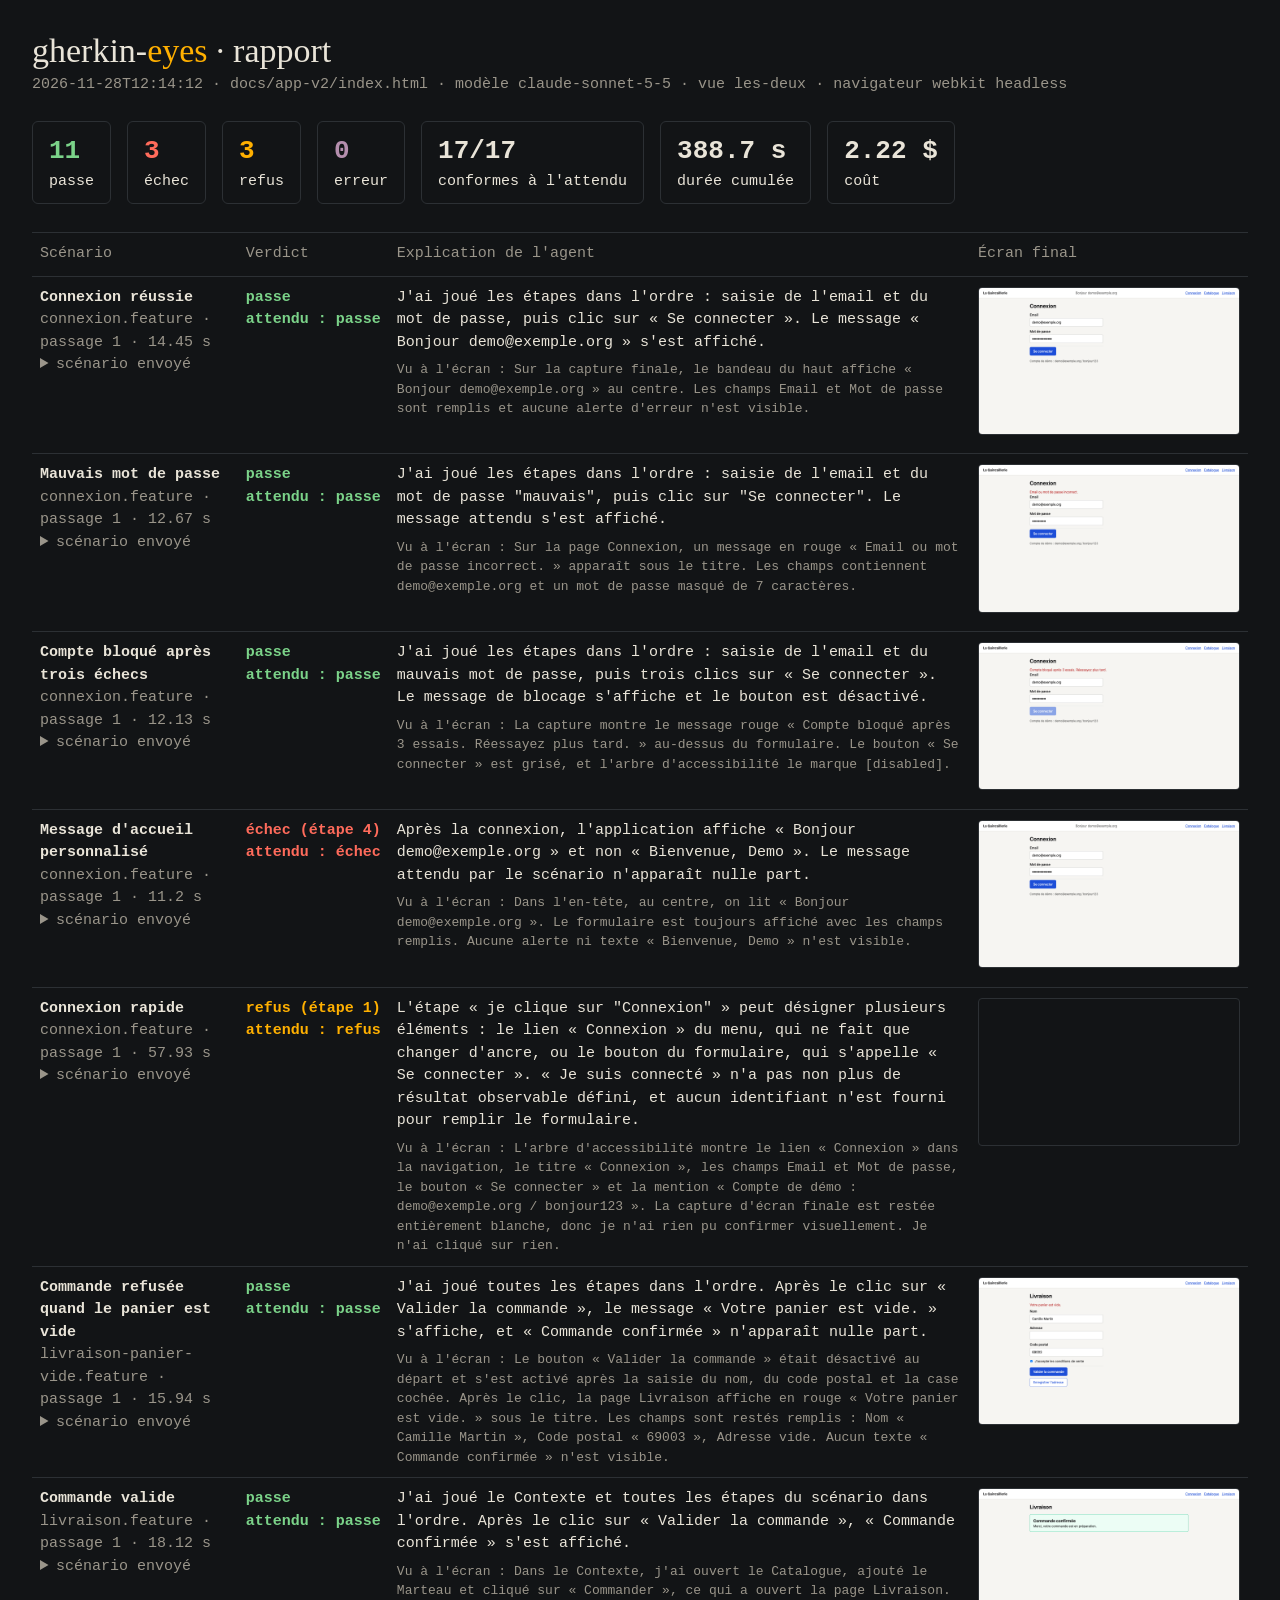
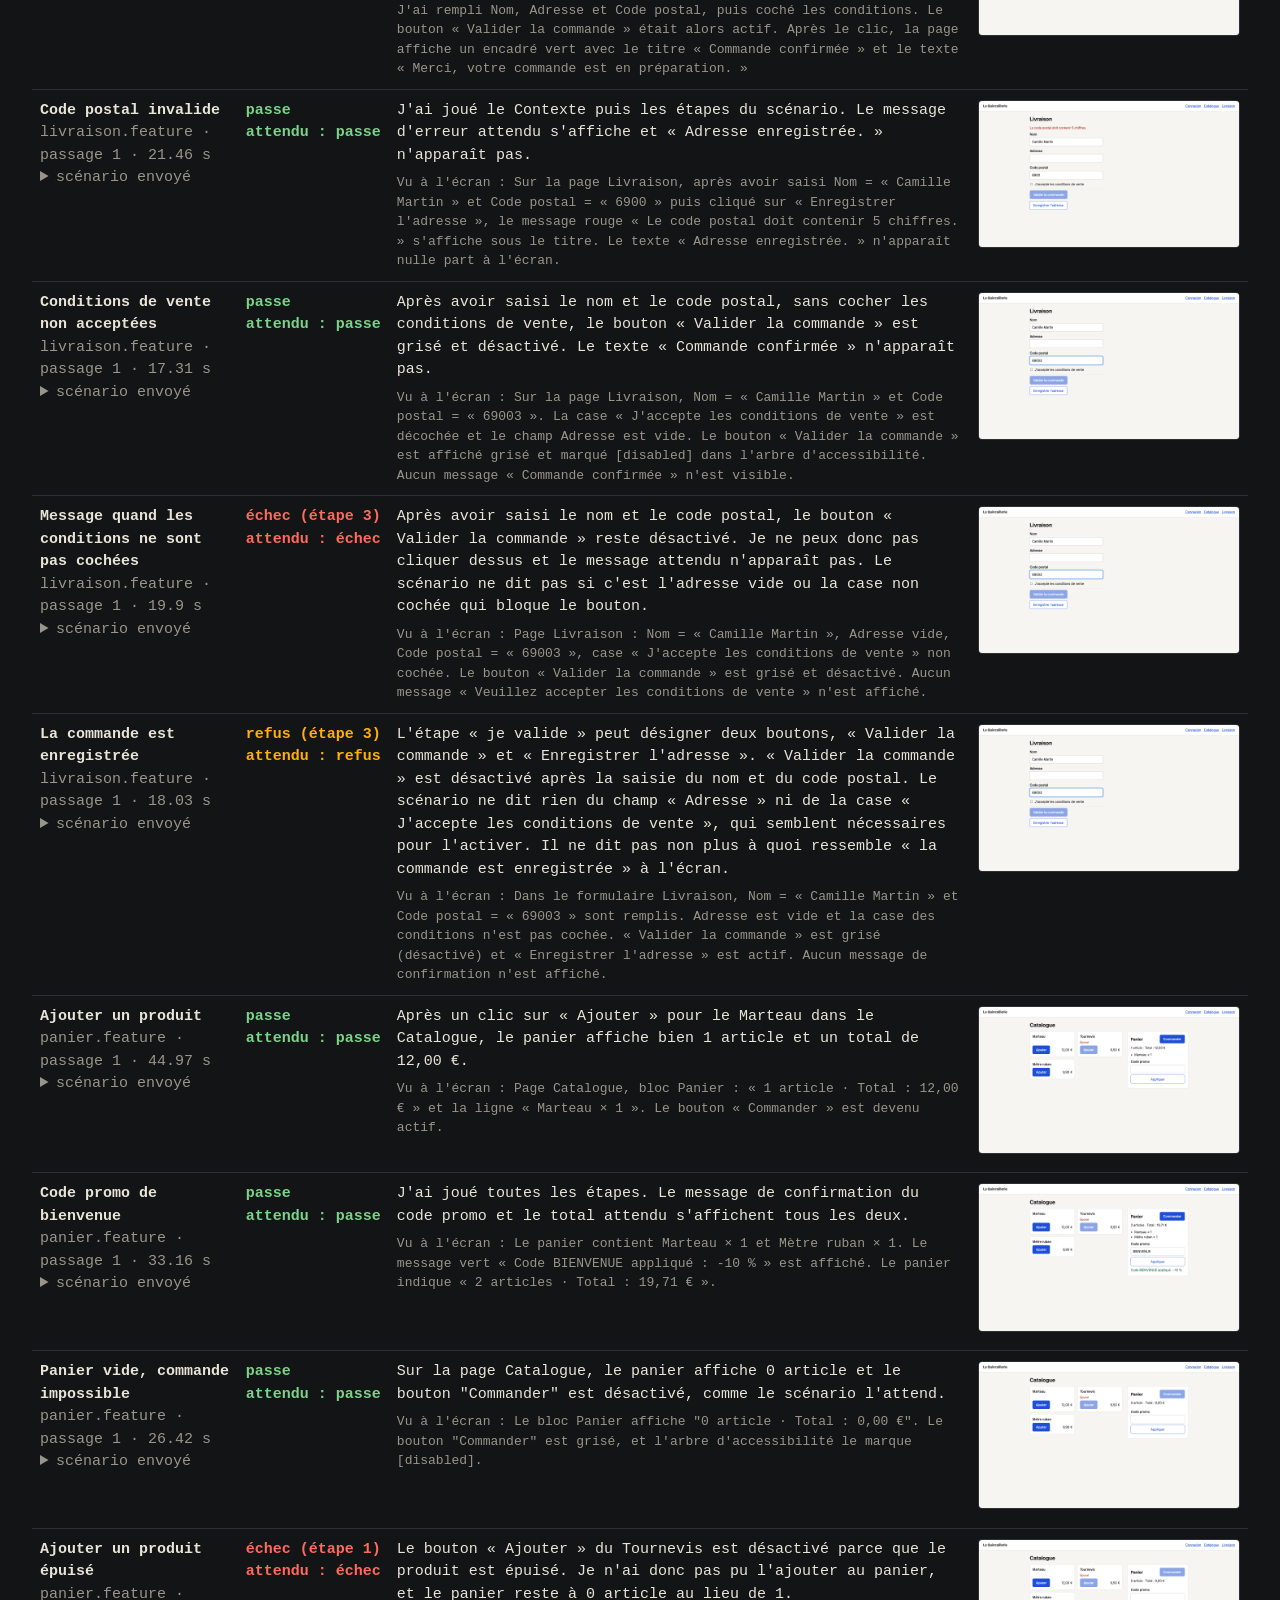
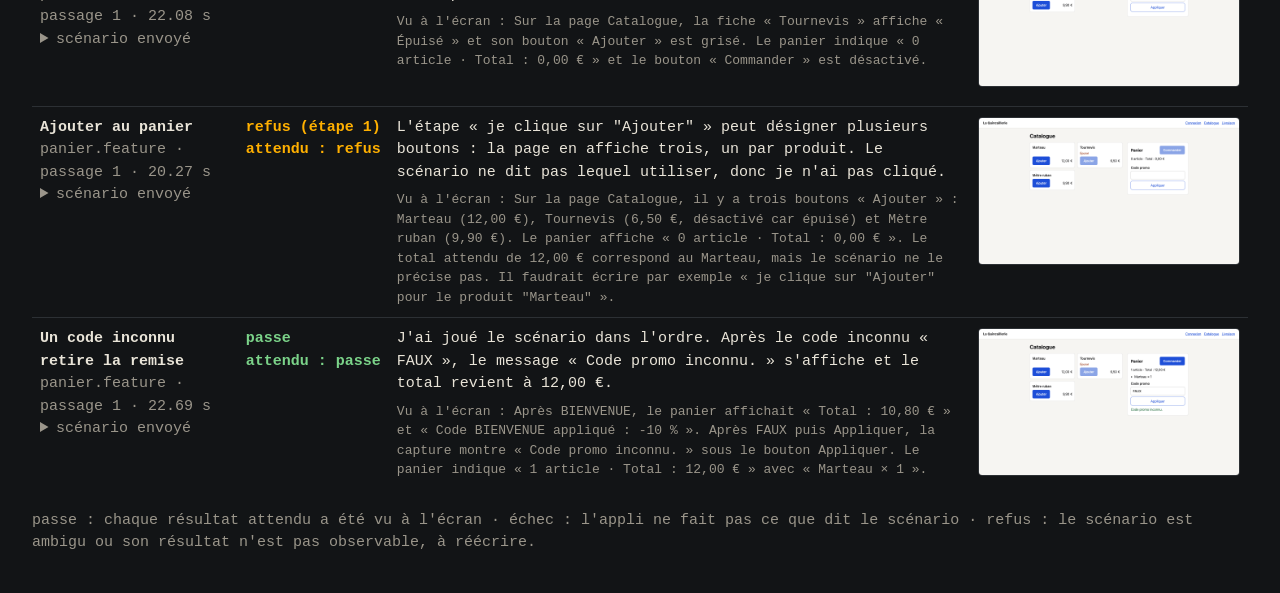
<file: outil/exemple-v2/rapport.html>
<!doctype html><html lang="fr"><head><meta charset="utf-8">
<meta name="viewport" content="width=device-width, initial-scale=1"><title>gherkin-eyes · rapport</title>
<style>
body{background:#121416;color:#e9e4d8;font:15px/1.5 ui-monospace,Menlo,monospace;margin:0;padding:32px}
h1{font:400 34px Georgia,serif;margin:0 0 4px}h1 em{color:#ffb000;font-style:normal}
.meta{color:#9a958a;margin-bottom:24px}.bilan{display:flex;gap:16px;flex-wrap:wrap;margin:16px 0 28px}
.bilan div{border:1px solid #2c3034;padding:10px 16px;border-radius:6px}.bilan b{font-size:26px;display:block}
table{border-collapse:collapse;width:100%}td,th{border-top:1px solid #2c3034;padding:10px 8px;vertical-align:top;text-align:left}
th{color:#9a958a;font-weight:400}.v{font-weight:600;white-space:nowrap}.passe{color:#7bd389}.echec{color:#ff6b5b}
.refus{color:#ffb000}.erreur{color:#b48ead}.non{color:#ff6b5b}img{max-width:260px;border:1px solid #2c3034;border-radius:4px}
details summary{cursor:pointer;color:#9a958a}pre{white-space:pre-wrap;color:#c8c2b4;margin:6px 0}
.preuve{color:#9a958a;font-size:13px;margin-top:6px}
</style></head><body>
<h1>gherkin-<em>eyes</em> · rapport</h1>
<div class="meta">2026-11-28T12:14:12 · docs/app-v2/index.html · modèle claude-sonnet-5-5 · vue les-deux
 · navigateur webkit headless</div>
<div class="bilan"><div><b class="passe">11</b>passe</div><div><b class="echec">3</b>échec</div><div><b class="refus">3</b>refus</div><div><b class="erreur">0</b>erreur</div><div><b>17/17</b>conformes à l'attendu</div><div><b>388.7 s</b>durée cumulée</div><div><b>2.22 $</b>coût</div></div>
<table><tr><th>Scénario</th><th>Verdict</th><th>Explication de l'agent</th><th>Écran final</th></tr>
<tr><td><b>Connexion réussie</b><br><span class="meta">connexion.feature · passage 1 · 14.45 s</span><details><summary>scénario envoyé</summary><pre># language: fr
Fonctionnalité: Connexion

  Contexte:
    Soit je suis sur la page &quot;Connexion&quot;

  Scénario: Connexion réussie
    Quand je saisis &quot;demo@exemple.org&quot; dans le champ &quot;Email&quot;
    Et je saisis &quot;bonjour123&quot; dans le champ &quot;Mot de passe&quot;
    Et je clique sur &quot;Se connecter&quot;
    Alors je vois &quot;Bonjour demo@exemple.org&quot;
</pre></details></td><td class="v passe">passe<br><span class="">attendu : passe</span></td><td>J&#x27;ai joué les étapes dans l&#x27;ordre : saisie de l&#x27;email et du mot de passe, puis clic sur « Se connecter ». Le message « Bonjour demo@exemple.org » s&#x27;est affiché.<div class="preuve">Vu à l'écran : Sur la capture finale, le bandeau du haut affiche « Bonjour demo@exemple.org » au centre. Les champs Email et Mot de passe sont remplis et aucune alerte d&#x27;erreur n&#x27;est visible.</div></td><td><a href="passages/connexion--Connexion-réussie--1--essai1/captures/page-2026-11-28T11-13-31-353Z.png"><img src="passages/connexion--Connexion-réussie--1--essai1/captures/page-2026-11-28T11-13-31-353Z.png" alt="écran final"></a></td></tr><tr><td><b>Mauvais mot de passe</b><br><span class="meta">connexion.feature · passage 1 · 12.67 s</span><details><summary>scénario envoyé</summary><pre># language: fr
Fonctionnalité: Connexion

  Contexte:
    Soit je suis sur la page &quot;Connexion&quot;

  Scénario: Mauvais mot de passe
    Quand je saisis &quot;demo@exemple.org&quot; dans le champ &quot;Email&quot;
    Et je saisis &quot;mauvais&quot; dans le champ &quot;Mot de passe&quot;
    Et je clique sur &quot;Se connecter&quot;
    Alors je vois &quot;Email ou mot de passe incorrect.&quot;
</pre></details></td><td class="v passe">passe<br><span class="">attendu : passe</span></td><td>J&#x27;ai joué les étapes dans l&#x27;ordre : saisie de l&#x27;email et du mot de passe &quot;mauvais&quot;, puis clic sur &quot;Se connecter&quot;. Le message attendu s&#x27;est affiché.<div class="preuve">Vu à l'écran : Sur la page Connexion, un message en rouge « Email ou mot de passe incorrect. » apparaît sous le titre. Les champs contiennent demo@exemple.org et un mot de passe masqué de 7 caractères.</div></td><td><a href="passages/connexion--Mauvais-mot-de-passe--1--essai1/captures/page-2026-11-28T11-13-35-474Z.png"><img src="passages/connexion--Mauvais-mot-de-passe--1--essai1/captures/page-2026-11-28T11-13-35-474Z.png" alt="écran final"></a></td></tr><tr><td><b>Compte bloqué après trois échecs</b><br><span class="meta">connexion.feature · passage 1 · 12.13 s</span><details><summary>scénario envoyé</summary><pre># language: fr
Fonctionnalité: Connexion

  Contexte:
    Soit je suis sur la page &quot;Connexion&quot;

  Scénario: Compte bloqué après trois échecs
    Quand je saisis &quot;demo@exemple.org&quot; dans le champ &quot;Email&quot;
    Et je saisis &quot;mauvais&quot; dans le champ &quot;Mot de passe&quot;
    Et je clique sur &quot;Se connecter&quot;
    Et je clique sur &quot;Se connecter&quot;
    Et je clique sur &quot;Se connecter&quot;
    Alors je vois &quot;Compte bloqué après 3 essais. Réessayez plus tard.&quot;
    Et le bouton &quot;Se connecter&quot; est désactivé
</pre></details></td><td class="v passe">passe<br><span class="">attendu : passe</span></td><td>J&#x27;ai joué les étapes dans l&#x27;ordre : saisie de l&#x27;email et du mauvais mot de passe, puis trois clics sur « Se connecter ». Le message de blocage s&#x27;affiche et le bouton est désactivé.<div class="preuve">Vu à l'écran : La capture montre le message rouge « Compte bloqué après 3 essais. Réessayez plus tard. » au-dessus du formulaire. Le bouton « Se connecter » est grisé, et l&#x27;arbre d&#x27;accessibilité le marque [disabled].</div></td><td><a href="passages/connexion--Compte-bloqué-après-trois-échecs--1--essai1/captures/page-2026-11-28T11-13-32-118Z.png"><img src="passages/connexion--Compte-bloqué-après-trois-échecs--1--essai1/captures/page-2026-11-28T11-13-32-118Z.png" alt="écran final"></a></td></tr><tr><td><b>Message d&#x27;accueil personnalisé</b><br><span class="meta">connexion.feature · passage 1 · 11.2 s</span><details><summary>scénario envoyé</summary><pre># language: fr
Fonctionnalité: Connexion

  Contexte:
    Soit je suis sur la page &quot;Connexion&quot;

  Scénario: Message d&#x27;accueil personnalisé
    Quand je saisis &quot;demo@exemple.org&quot; dans le champ &quot;Email&quot;
    Et je saisis &quot;bonjour123&quot; dans le champ &quot;Mot de passe&quot;
    Et je clique sur &quot;Se connecter&quot;
    Alors je vois &quot;Bienvenue, Demo&quot;
</pre></details></td><td class="v echec">échec (étape 4)<br><span class="">attendu : échec</span></td><td>Après la connexion, l&#x27;application affiche « Bonjour demo@exemple.org » et non « Bienvenue, Demo ». Le message attendu par le scénario n&#x27;apparaît nulle part.<div class="preuve">Vu à l'écran : Dans l&#x27;en-tête, au centre, on lit « Bonjour demo@exemple.org ». Le formulaire est toujours affiché avec les champs remplis. Aucune alerte ni texte « Bienvenue, Demo » n&#x27;est visible.</div></td><td><a href="passages/connexion--Message-d-accueil-personnalisé--1--essai1/captures/page-2026-11-28T11-13-37-000Z.png"><img src="passages/connexion--Message-d-accueil-personnalisé--1--essai1/captures/page-2026-11-28T11-13-37-000Z.png" alt="écran final"></a></td></tr><tr><td><b>Connexion rapide</b><br><span class="meta">connexion.feature · passage 1 · 57.93 s</span><details><summary>scénario envoyé</summary><pre># language: fr
Fonctionnalité: Connexion

  Contexte:
    Soit je suis sur la page &quot;Connexion&quot;

  Scénario: Connexion rapide
    Quand je clique sur &quot;Connexion&quot;
    Alors je suis connecté
</pre></details></td><td class="v refus">refus (étape 1)<br><span class="">attendu : refus</span></td><td>L&#x27;étape « je clique sur &quot;Connexion&quot; » peut désigner plusieurs éléments : le lien « Connexion » du menu, qui ne fait que changer d&#x27;ancre, ou le bouton du formulaire, qui s&#x27;appelle « Se connecter ». « Je suis connecté » n&#x27;a pas non plus de résultat observable défini, et aucun identifiant n&#x27;est fourni pour remplir le formulaire.<div class="preuve">Vu à l'écran : L&#x27;arbre d&#x27;accessibilité montre le lien « Connexion » dans la navigation, le titre « Connexion », les champs Email et Mot de passe, le bouton « Se connecter » et la mention « Compte de démo : demo@exemple.org / bonjour123 ». La capture d&#x27;écran finale est restée entièrement blanche, donc je n&#x27;ai rien pu confirmer visuellement. Je n&#x27;ai cliqué sur rien.</div></td><td><a href="passages/connexion--Connexion-rapide--1/captures/page-2026-11-28T11-04-08-859Z.png"><img src="passages/connexion--Connexion-rapide--1/captures/page-2026-11-28T11-04-08-859Z.png" alt="écran final"></a></td></tr><tr><td><b>Commande refusée quand le panier est vide</b><br><span class="meta">livraison-panier-vide.feature · passage 1 · 15.94 s</span><details><summary>scénario envoyé</summary><pre># language: fr
Fonctionnalité: Livraison sans panier

  Contexte:
    Soit je suis sur la page &quot;Livraison&quot;

  Scénario: Commande refusée quand le panier est vide
    Quand je saisis &quot;Camille Martin&quot; dans le champ &quot;Nom&quot;
    Et je saisis &quot;69003&quot; dans le champ &quot;Code postal&quot;
    Et je coche &quot;J&#x27;accepte les conditions de vente&quot;
    Et je clique sur &quot;Valider la commande&quot;
    Alors je vois &quot;Votre panier est vide.&quot;
    Et je ne vois pas &quot;Commande confirmée&quot;
</pre></details></td><td class="v passe">passe<br><span class="">attendu : passe</span></td><td>J&#x27;ai joué toutes les étapes dans l&#x27;ordre. Après le clic sur « Valider la commande », le message « Votre panier est vide. » s&#x27;affiche, et « Commande confirmée » n&#x27;apparaît nulle part.<div class="preuve">Vu à l'écran : Le bouton « Valider la commande » était désactivé au départ et s&#x27;est activé après la saisie du nom, du code postal et la case cochée. Après le clic, la page Livraison affiche en rouge « Votre panier est vide. » sous le titre. Les champs sont restés remplis : Nom « Camille Martin », Code postal « 69003 », Adresse vide. Aucun texte « Commande confirmée » n&#x27;est visible.</div></td><td><a href="passages/livraison-panier-vide--Commande-refusée-quand-le-panier-est-vide--1--essai1/captures/page-2026-11-28T11-13-46-750Z.png"><img src="passages/livraison-panier-vide--Commande-refusée-quand-le-panier-est-vide--1--essai1/captures/page-2026-11-28T11-13-46-750Z.png" alt="écran final"></a></td></tr><tr><td><b>Commande valide</b><br><span class="meta">livraison.feature · passage 1 · 18.12 s</span><details><summary>scénario envoyé</summary><pre># language: fr
Fonctionnalité: Livraison

  Contexte:
    Soit je suis sur la page &quot;Catalogue&quot;
    Et j&#x27;ajoute &quot;Marteau&quot; au panier
    Et je clique sur &quot;Commander&quot;

  Scénario: Commande valide
    Quand je saisis &quot;Camille Martin&quot; dans le champ &quot;Nom&quot;
    Et je saisis &quot;12 rue des Lilas&quot; dans le champ &quot;Adresse&quot;
    Et je saisis &quot;69003&quot; dans le champ &quot;Code postal&quot;
    Et je coche &quot;J&#x27;accepte les conditions de vente&quot;
    Et je clique sur &quot;Valider la commande&quot;
    Alors je vois &quot;Commande confirmée&quot;
</pre></details></td><td class="v passe">passe<br><span class="">attendu : passe</span></td><td>J&#x27;ai joué le Contexte et toutes les étapes du scénario dans l&#x27;ordre. Après le clic sur « Valider la commande », « Commande confirmée » s&#x27;est affiché.<div class="preuve">Vu à l'écran : Dans le Contexte, j&#x27;ai ouvert le Catalogue, ajouté le Marteau et cliqué sur « Commander », ce qui a ouvert la page Livraison. J&#x27;ai rempli Nom, Adresse et Code postal, puis coché les conditions. Le bouton « Valider la commande » était alors actif. Après le clic, la page affiche un encadré vert avec le titre « Commande confirmée » et le texte « Merci, votre commande est en préparation. »</div></td><td><a href="passages/livraison--Commande-valide--1--essai1/captures/page-2026-11-28T11-13-51-889Z.png"><img src="passages/livraison--Commande-valide--1--essai1/captures/page-2026-11-28T11-13-51-889Z.png" alt="écran final"></a></td></tr><tr><td><b>Code postal invalide</b><br><span class="meta">livraison.feature · passage 1 · 21.46 s</span><details><summary>scénario envoyé</summary><pre># language: fr
Fonctionnalité: Livraison

  Contexte:
    Soit je suis sur la page &quot;Catalogue&quot;
    Et j&#x27;ajoute &quot;Marteau&quot; au panier
    Et je clique sur &quot;Commander&quot;

  Scénario: Code postal invalide
    Quand je saisis &quot;Camille Martin&quot; dans le champ &quot;Nom&quot;
    Et je saisis &quot;6900&quot; dans le champ &quot;Code postal&quot;
    Et je clique sur &quot;Enregistrer l&#x27;adresse&quot;
    Alors je vois &quot;Le code postal doit contenir 5 chiffres.&quot;
    Et je ne vois pas &quot;Adresse enregistrée.&quot;
</pre></details></td><td class="v passe">passe<br><span class="">attendu : passe</span></td><td>J&#x27;ai joué le Contexte puis les étapes du scénario. Le message d&#x27;erreur attendu s&#x27;affiche et « Adresse enregistrée. » n&#x27;apparaît pas.<div class="preuve">Vu à l'écran : Sur la page Livraison, après avoir saisi Nom = « Camille Martin » et Code postal = « 6900 » puis cliqué sur « Enregistrer l&#x27;adresse », le message rouge « Le code postal doit contenir 5 chiffres. » s&#x27;affiche sous le titre. Le texte « Adresse enregistrée. » n&#x27;apparaît nulle part à l&#x27;écran.</div></td><td><a href="passages/livraison--Code-postal-invalide--1--essai1/captures/page-2026-11-28T11-13-58-328Z.png"><img src="passages/livraison--Code-postal-invalide--1--essai1/captures/page-2026-11-28T11-13-58-328Z.png" alt="écran final"></a></td></tr><tr><td><b>Conditions de vente non acceptées</b><br><span class="meta">livraison.feature · passage 1 · 17.31 s</span><details><summary>scénario envoyé</summary><pre># language: fr
Fonctionnalité: Livraison

  Contexte:
    Soit je suis sur la page &quot;Catalogue&quot;
    Et j&#x27;ajoute &quot;Marteau&quot; au panier
    Et je clique sur &quot;Commander&quot;

  Scénario: Conditions de vente non acceptées
    Quand je saisis &quot;Camille Martin&quot; dans le champ &quot;Nom&quot;
    Et je saisis &quot;69003&quot; dans le champ &quot;Code postal&quot;
    Alors le bouton &quot;Valider la commande&quot; est désactivé
    Et je ne vois pas &quot;Commande confirmée&quot;
</pre></details></td><td class="v passe">passe<br><span class="">attendu : passe</span></td><td>Après avoir saisi le nom et le code postal, sans cocher les conditions de vente, le bouton « Valider la commande » est grisé et désactivé. Le texte « Commande confirmée » n&#x27;apparaît pas.<div class="preuve">Vu à l'écran : Sur la page Livraison, Nom = « Camille Martin » et Code postal = « 69003 ». La case « J&#x27;accepte les conditions de vente » est décochée et le champ Adresse est vide. Le bouton « Valider la commande » est affiché grisé et marqué [disabled] dans l&#x27;arbre d&#x27;accessibilité. Aucun message « Commande confirmée » n&#x27;est visible.</div></td><td><a href="passages/livraison--Conditions-de-vente-non-acceptées--1--essai1/captures/page-2026-11-28T11-13-56-493Z.png"><img src="passages/livraison--Conditions-de-vente-non-acceptées--1--essai1/captures/page-2026-11-28T11-13-56-493Z.png" alt="écran final"></a></td></tr><tr><td><b>Message quand les conditions ne sont pas cochées</b><br><span class="meta">livraison.feature · passage 1 · 19.9 s</span><details><summary>scénario envoyé</summary><pre># language: fr
Fonctionnalité: Livraison

  Contexte:
    Soit je suis sur la page &quot;Catalogue&quot;
    Et j&#x27;ajoute &quot;Marteau&quot; au panier
    Et je clique sur &quot;Commander&quot;

  Scénario: Message quand les conditions ne sont pas cochées
    Quand je saisis &quot;Camille Martin&quot; dans le champ &quot;Nom&quot;
    Et je saisis &quot;69003&quot; dans le champ &quot;Code postal&quot;
    Et je clique sur &quot;Valider la commande&quot;
    Alors je vois &quot;Veuillez accepter les conditions de vente&quot;
</pre></details></td><td class="v echec">échec (étape 3)<br><span class="">attendu : échec</span></td><td>Après avoir saisi le nom et le code postal, le bouton « Valider la commande » reste désactivé. Je ne peux donc pas cliquer dessus et le message attendu n&#x27;apparaît pas. Le scénario ne dit pas si c&#x27;est l&#x27;adresse vide ou la case non cochée qui bloque le bouton.<div class="preuve">Vu à l'écran : Page Livraison : Nom = « Camille Martin », Adresse vide, Code postal = « 69003 », case « J&#x27;accepte les conditions de vente » non cochée. Le bouton « Valider la commande » est grisé et désactivé. Aucun message « Veuillez accepter les conditions de vente » n&#x27;est affiché.</div></td><td><a href="passages/livraison--Message-quand-les-conditions-ne-sont-pas-cochées--1--essai1/captures/page-2026-11-28T11-14-06-519Z.png"><img src="passages/livraison--Message-quand-les-conditions-ne-sont-pas-cochées--1--essai1/captures/page-2026-11-28T11-14-06-519Z.png" alt="écran final"></a></td></tr><tr><td><b>La commande est enregistrée</b><br><span class="meta">livraison.feature · passage 1 · 18.03 s</span><details><summary>scénario envoyé</summary><pre># language: fr
Fonctionnalité: Livraison

  Contexte:
    Soit je suis sur la page &quot;Catalogue&quot;
    Et j&#x27;ajoute &quot;Marteau&quot; au panier
    Et je clique sur &quot;Commander&quot;

  Scénario: La commande est enregistrée
    Quand je saisis &quot;Camille Martin&quot; dans le champ &quot;Nom&quot;
    Et je saisis &quot;69003&quot; dans le champ &quot;Code postal&quot;
    Et je valide
    Alors la commande est enregistrée
</pre></details></td><td class="v refus">refus (étape 3)<br><span class="">attendu : refus</span></td><td>L&#x27;étape « je valide » peut désigner deux boutons, « Valider la commande » et « Enregistrer l&#x27;adresse ». « Valider la commande » est désactivé après la saisie du nom et du code postal. Le scénario ne dit rien du champ « Adresse » ni de la case « J&#x27;accepte les conditions de vente », qui semblent nécessaires pour l&#x27;activer. Il ne dit pas non plus à quoi ressemble « la commande est enregistrée » à l&#x27;écran.<div class="preuve">Vu à l'écran : Dans le formulaire Livraison, Nom = « Camille Martin » et Code postal = « 69003 » sont remplis. Adresse est vide et la case des conditions n&#x27;est pas cochée. « Valider la commande » est grisé (désactivé) et « Enregistrer l&#x27;adresse » est actif. Aucun message de confirmation n&#x27;est affiché.</div></td><td><a href="passages/livraison--La-commande-est-enregistrée--1--essai1/captures/page-2026-11-28T11-14-09-534Z.png"><img src="passages/livraison--La-commande-est-enregistrée--1--essai1/captures/page-2026-11-28T11-14-09-534Z.png" alt="écran final"></a></td></tr><tr><td><b>Ajouter un produit</b><br><span class="meta">panier.feature · passage 1 · 44.97 s</span><details><summary>scénario envoyé</summary><pre># language: fr
Fonctionnalité: Panier

  Contexte:
    Soit je suis sur la page &quot;Catalogue&quot;

  Scénario: Ajouter un produit
    Quand j&#x27;ajoute &quot;Marteau&quot; au panier
    Alors le panier contient 1 article
    Et le total est &quot;12,00 €&quot;
</pre></details></td><td class="v passe">passe<br><span class="">attendu : passe</span></td><td>Après un clic sur « Ajouter » pour le Marteau dans le Catalogue, le panier affiche bien 1 article et un total de 12,00 €.<div class="preuve">Vu à l'écran : Page Catalogue, bloc Panier : « 1 article · Total : 12,00 € » et la ligne « Marteau × 1 ». Le bouton « Commander » est devenu actif.</div></td><td><a href="passages/panier--Ajouter-un-produit--1/captures/page-2026-11-28T11-05-19-631Z.png"><img src="passages/panier--Ajouter-un-produit--1/captures/page-2026-11-28T11-05-19-631Z.png" alt="écran final"></a></td></tr><tr><td><b>Code promo de bienvenue</b><br><span class="meta">panier.feature · passage 1 · 33.16 s</span><details><summary>scénario envoyé</summary><pre># language: fr
Fonctionnalité: Panier

  Contexte:
    Soit je suis sur la page &quot;Catalogue&quot;

  Scénario: Code promo de bienvenue
    Soit j&#x27;ajoute &quot;Marteau&quot; au panier
    Et j&#x27;ajoute &quot;Mètre ruban&quot; au panier
    Quand je saisis &quot;BIENVENUE&quot; dans le champ &quot;Code promo&quot;
    Et je clique sur &quot;Appliquer&quot;
    Alors je vois &quot;Code BIENVENUE appliqué : -10 %&quot;
    Et le total est &quot;19,71 €&quot;
</pre></details></td><td class="v passe">passe<br><span class="">attendu : passe</span></td><td>J&#x27;ai joué toutes les étapes. Le message de confirmation du code promo et le total attendu s&#x27;affichent tous les deux.<div class="preuve">Vu à l'écran : Le panier contient Marteau × 1 et Mètre ruban × 1. Le message vert « Code BIENVENUE appliqué : -10 % » est affiché. Le panier indique « 2 articles · Total : 19,71 € ».</div></td><td><a href="passages/panier--Code-promo-de-bienvenue--1/captures/page-2026-11-28T11-05-21-000Z.png"><img src="passages/panier--Code-promo-de-bienvenue--1/captures/page-2026-11-28T11-05-21-000Z.png" alt="écran final"></a></td></tr><tr><td><b>Panier vide, commande impossible</b><br><span class="meta">panier.feature · passage 1 · 26.42 s</span><details><summary>scénario envoyé</summary><pre># language: fr
Fonctionnalité: Panier

  Contexte:
    Soit je suis sur la page &quot;Catalogue&quot;

  Scénario: Panier vide, commande impossible
    Alors le panier contient 0 article
    Et le bouton &quot;Commander&quot; est désactivé
</pre></details></td><td class="v passe">passe<br><span class="">attendu : passe</span></td><td>Sur la page Catalogue, le panier affiche 0 article et le bouton &quot;Commander&quot; est désactivé, comme le scénario l&#x27;attend.<div class="preuve">Vu à l'écran : Le bloc Panier affiche &quot;0 article · Total : 0,00 €&quot;. Le bouton &quot;Commander&quot; est grisé, et l&#x27;arbre d&#x27;accessibilité le marque [disabled].</div></td><td><a href="passages/panier--Panier-vide-commande-impossible--1/captures/page-2026-11-28T11-05-17-773Z.png"><img src="passages/panier--Panier-vide-commande-impossible--1/captures/page-2026-11-28T11-05-17-773Z.png" alt="écran final"></a></td></tr><tr><td><b>Ajouter un produit épuisé</b><br><span class="meta">panier.feature · passage 1 · 22.08 s</span><details><summary>scénario envoyé</summary><pre># language: fr
Fonctionnalité: Panier

  Contexte:
    Soit je suis sur la page &quot;Catalogue&quot;

  Scénario: Ajouter un produit épuisé
    Quand j&#x27;ajoute &quot;Tournevis&quot; au panier
    Alors le panier contient 1 article
</pre></details></td><td class="v echec">échec (étape 1)<br><span class="">attendu : échec</span></td><td>Le bouton « Ajouter » du Tournevis est désactivé parce que le produit est épuisé. Je n&#x27;ai donc pas pu l&#x27;ajouter au panier, et le panier reste à 0 article au lieu de 1.<div class="preuve">Vu à l'écran : Sur la page Catalogue, la fiche « Tournevis » affiche « Épuisé » et son bouton « Ajouter » est grisé. Le panier indique « 0 article · Total : 0,00 € » et le bouton « Commander » est désactivé.</div></td><td><a href="passages/panier--Ajouter-un-produit-épuisé--1/captures/page-2026-11-28T11-05-39-282Z.png"><img src="passages/panier--Ajouter-un-produit-épuisé--1/captures/page-2026-11-28T11-05-39-282Z.png" alt="écran final"></a></td></tr><tr><td><b>Ajouter au panier</b><br><span class="meta">panier.feature · passage 1 · 20.27 s</span><details><summary>scénario envoyé</summary><pre># language: fr
Fonctionnalité: Panier

  Contexte:
    Soit je suis sur la page &quot;Catalogue&quot;

  Scénario: Ajouter au panier
    Quand je clique sur &quot;Ajouter&quot;
    Alors le total est &quot;12,00 €&quot;
</pre></details></td><td class="v refus">refus (étape 1)<br><span class="">attendu : refus</span></td><td>L&#x27;étape « je clique sur &quot;Ajouter&quot; » peut désigner plusieurs boutons : la page en affiche trois, un par produit. Le scénario ne dit pas lequel utiliser, donc je n&#x27;ai pas cliqué.<div class="preuve">Vu à l'écran : Sur la page Catalogue, il y a trois boutons « Ajouter » : Marteau (12,00 €), Tournevis (6,50 €, désactivé car épuisé) et Mètre ruban (9,90 €). Le panier affiche « 0 article · Total : 0,00 € ». Le total attendu de 12,00 € correspond au Marteau, mais le scénario ne le précise pas. Il faudrait écrire par exemple « je clique sur &quot;Ajouter&quot; pour le produit &quot;Marteau&quot; ».</div></td><td><a href="passages/panier--Ajouter-au-panier--1/captures/page-2026-11-28T11-05-39-719Z.png"><img src="passages/panier--Ajouter-au-panier--1/captures/page-2026-11-28T11-05-39-719Z.png" alt="écran final"></a></td></tr><tr><td><b>Un code inconnu retire la remise</b><br><span class="meta">panier.feature · passage 1 · 22.69 s</span><details><summary>scénario envoyé</summary><pre># language: fr
Fonctionnalité: Panier

  Contexte:
    Soit je suis sur la page &quot;Catalogue&quot;

  Scénario: Un code inconnu retire la remise
    Soit j&#x27;ajoute &quot;Marteau&quot; au panier
    Et je saisis &quot;BIENVENUE&quot; dans le champ &quot;Code promo&quot;
    Et je clique sur &quot;Appliquer&quot;
    Quand je saisis &quot;FAUX&quot; dans le champ &quot;Code promo&quot;
    Et je clique sur &quot;Appliquer&quot;
    Alors je vois &quot;Code promo inconnu.&quot;
    Et le total est &quot;12,00 €&quot;
</pre></details></td><td class="v passe">passe<br><span class="">attendu : passe</span></td><td>J&#x27;ai joué le scénario dans l&#x27;ordre. Après le code inconnu « FAUX », le message « Code promo inconnu. » s&#x27;affiche et le total revient à 12,00 €.<div class="preuve">Vu à l'écran : Après BIENVENUE, le panier affichait « Total : 10,80 € » et « Code BIENVENUE appliqué : -10 % ». Après FAUX puis Appliquer, la capture montre « Code promo inconnu. » sous le bouton Appliquer. Le panier indique « 1 article · Total : 12,00 € » avec « Marteau × 1 ».</div></td><td><a href="passages/panier--Un-code-inconnu-retire-la-remise--1/captures/page-2026-11-28T11-05-45-798Z.png"><img src="passages/panier--Un-code-inconnu-retire-la-remise--1/captures/page-2026-11-28T11-05-45-798Z.png" alt="écran final"></a></td></tr></table>
<p class="meta">passe : chaque résultat attendu a été vu à l'écran · échec : l'appli ne fait pas ce que dit le scénario ·
refus : le scénario est ambigu ou son résultat n'est pas observable, à réécrire.</p>
</body></html>
</file>
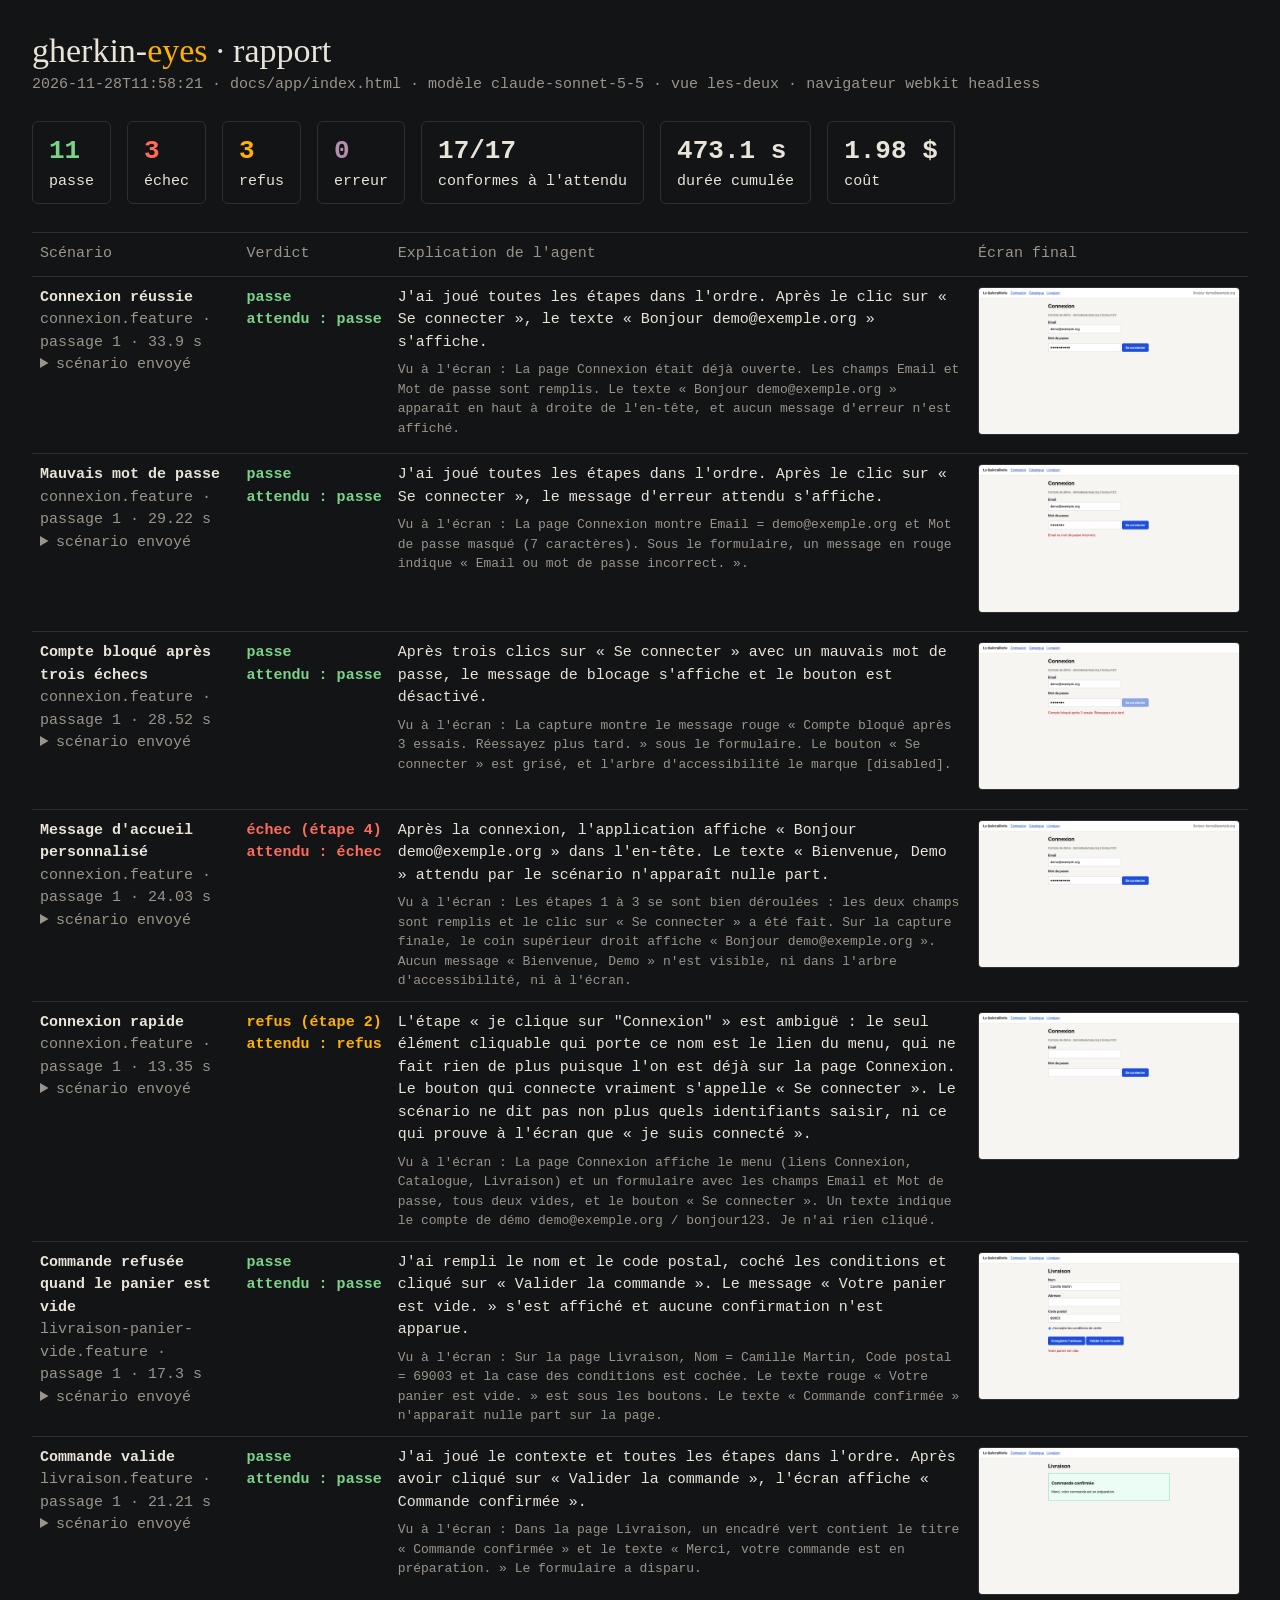
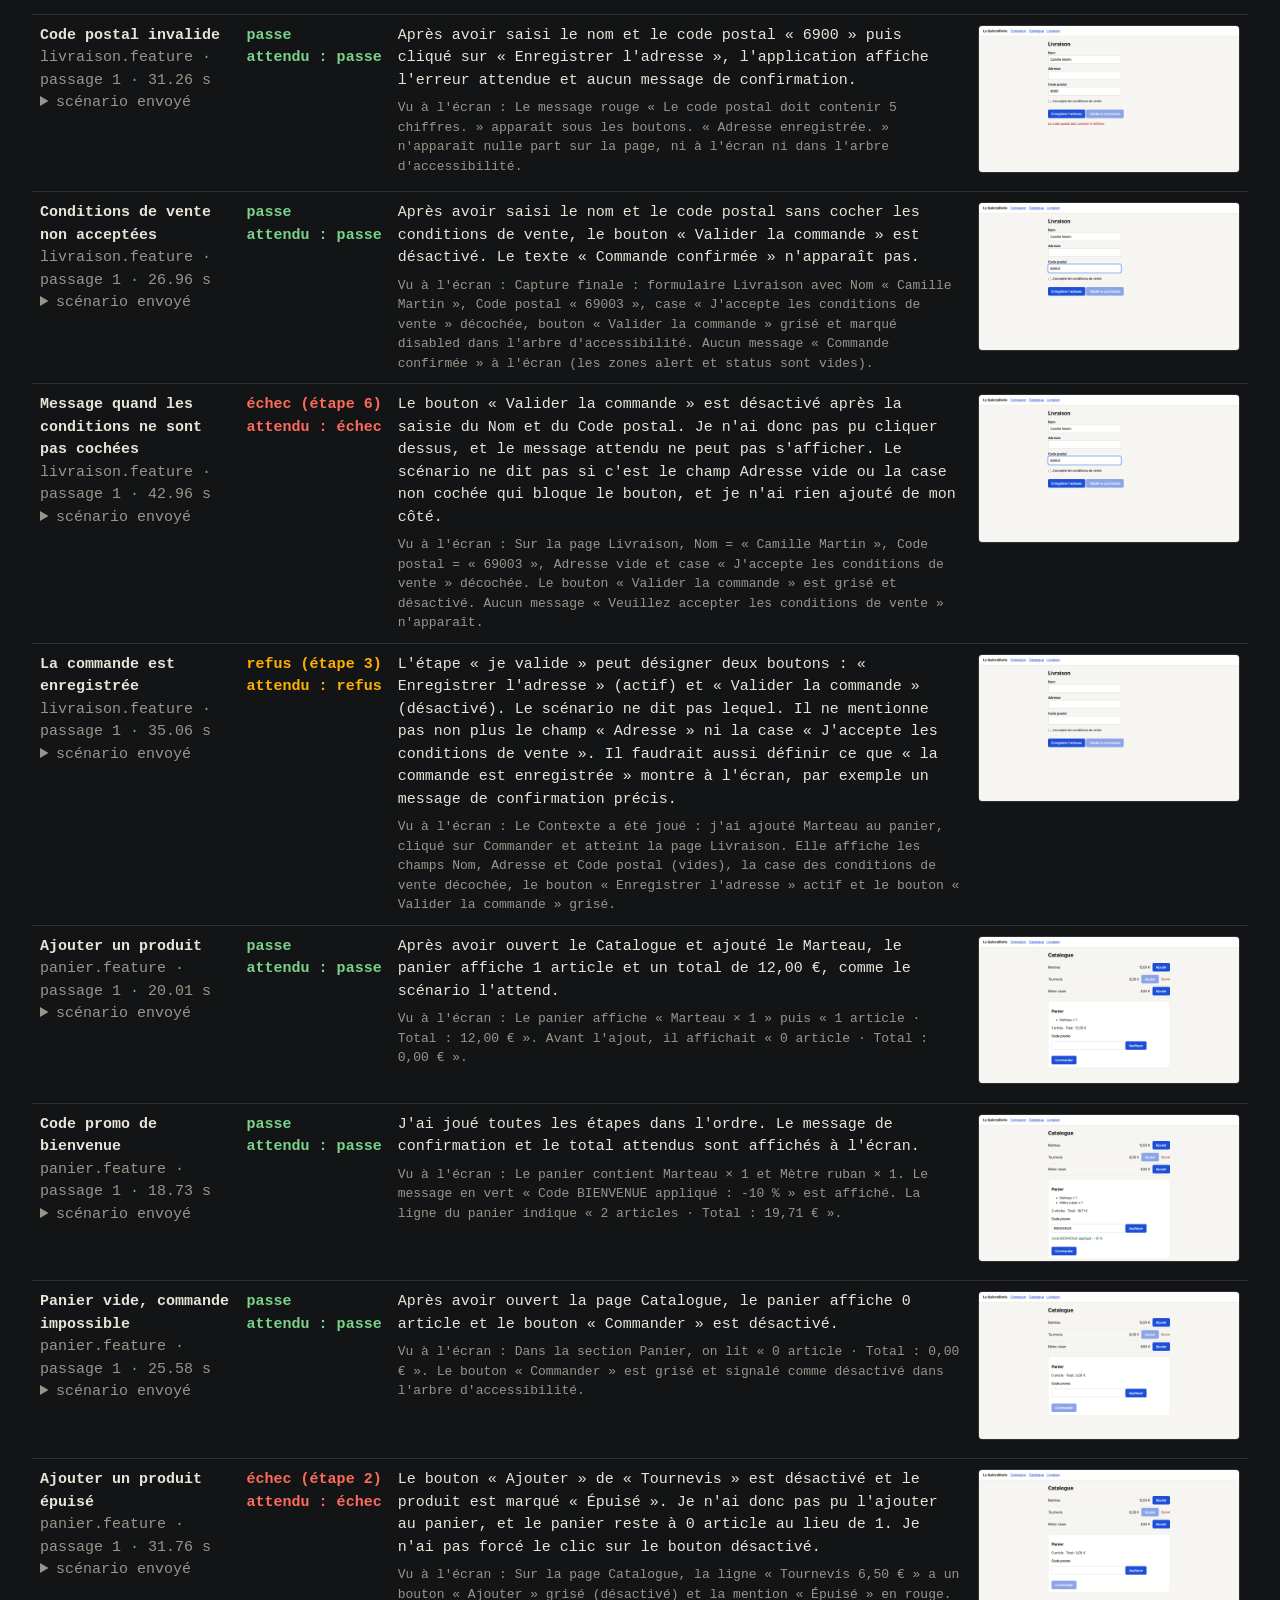
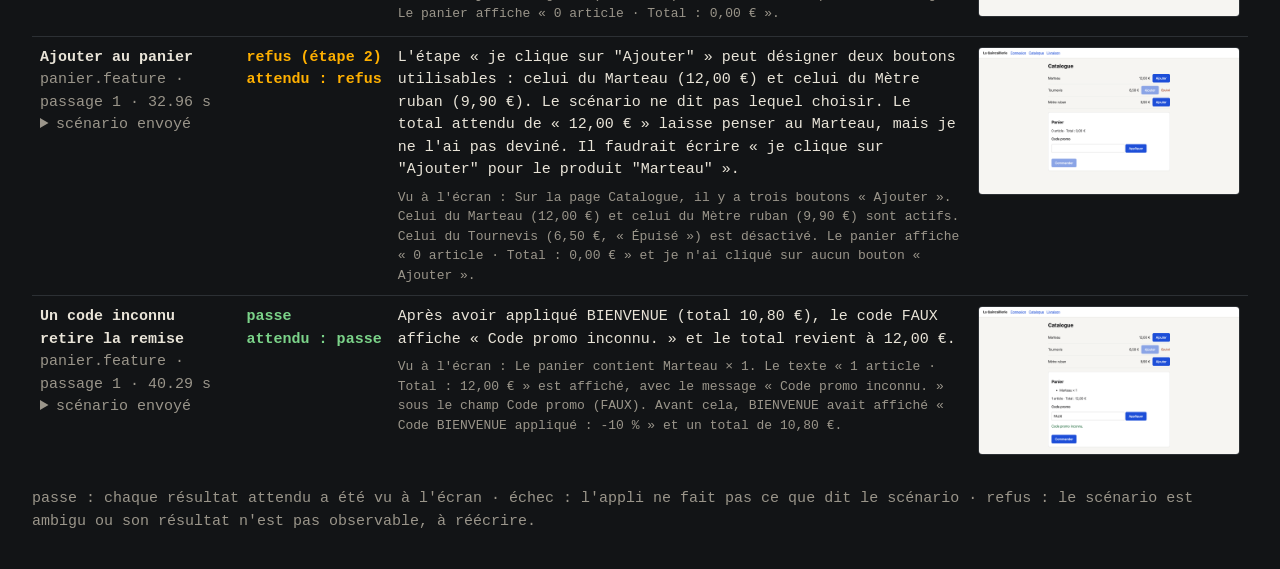
<file: outil/exemple/rapport.html>
<!doctype html><html lang="fr"><head><meta charset="utf-8">
<meta name="viewport" content="width=device-width, initial-scale=1"><title>gherkin-eyes · rapport</title>
<style>
body{background:#121416;color:#e9e4d8;font:15px/1.5 ui-monospace,Menlo,monospace;margin:0;padding:32px}
h1{font:400 34px Georgia,serif;margin:0 0 4px}h1 em{color:#ffb000;font-style:normal}
.meta{color:#9a958a;margin-bottom:24px}.bilan{display:flex;gap:16px;flex-wrap:wrap;margin:16px 0 28px}
.bilan div{border:1px solid #2c3034;padding:10px 16px;border-radius:6px}.bilan b{font-size:26px;display:block}
table{border-collapse:collapse;width:100%}td,th{border-top:1px solid #2c3034;padding:10px 8px;vertical-align:top;text-align:left}
th{color:#9a958a;font-weight:400}.v{font-weight:600;white-space:nowrap}.passe{color:#7bd389}.echec{color:#ff6b5b}
.refus{color:#ffb000}.erreur{color:#b48ead}.non{color:#ff6b5b}img{max-width:260px;border:1px solid #2c3034;border-radius:4px}
details summary{cursor:pointer;color:#9a958a}pre{white-space:pre-wrap;color:#c8c2b4;margin:6px 0}
.preuve{color:#9a958a;font-size:13px;margin-top:6px}
</style></head><body>
<h1>gherkin-<em>eyes</em> · rapport</h1>
<div class="meta">2026-11-28T11:58:21 · docs/app/index.html · modèle claude-sonnet-5-5 · vue les-deux
 · navigateur webkit headless</div>
<div class="bilan"><div><b class="passe">11</b>passe</div><div><b class="echec">3</b>échec</div><div><b class="refus">3</b>refus</div><div><b class="erreur">0</b>erreur</div><div><b>17/17</b>conformes à l'attendu</div><div><b>473.1 s</b>durée cumulée</div><div><b>1.98 $</b>coût</div></div>
<table><tr><th>Scénario</th><th>Verdict</th><th>Explication de l'agent</th><th>Écran final</th></tr>
<tr><td><b>Connexion réussie</b><br><span class="meta">connexion.feature · passage 1 · 33.9 s</span><details><summary>scénario envoyé</summary><pre># language: fr
Fonctionnalité: Connexion

  Contexte:
    Soit je suis sur la page &quot;Connexion&quot;

  Scénario: Connexion réussie
    Quand je saisis &quot;demo@exemple.org&quot; dans le champ &quot;Email&quot;
    Et je saisis &quot;bonjour123&quot; dans le champ &quot;Mot de passe&quot;
    Et je clique sur &quot;Se connecter&quot;
    Alors je vois &quot;Bonjour demo@exemple.org&quot;
</pre></details></td><td class="v passe">passe<br><span class="">attendu : passe</span></td><td>J&#x27;ai joué toutes les étapes dans l&#x27;ordre. Après le clic sur « Se connecter », le texte « Bonjour demo@exemple.org » s&#x27;affiche.<div class="preuve">Vu à l'écran : La page Connexion était déjà ouverte. Les champs Email et Mot de passe sont remplis. Le texte « Bonjour demo@exemple.org » apparaît en haut à droite de l&#x27;en-tête, et aucun message d&#x27;erreur n&#x27;est affiché.</div></td><td><a href="passages/connexion--Connexion-réussie--1/captures/page-2026-11-28T10-56-30-270Z.png"><img src="passages/connexion--Connexion-réussie--1/captures/page-2026-11-28T10-56-30-270Z.png" alt="écran final"></a></td></tr><tr><td><b>Mauvais mot de passe</b><br><span class="meta">connexion.feature · passage 1 · 29.22 s</span><details><summary>scénario envoyé</summary><pre># language: fr
Fonctionnalité: Connexion

  Contexte:
    Soit je suis sur la page &quot;Connexion&quot;

  Scénario: Mauvais mot de passe
    Quand je saisis &quot;demo@exemple.org&quot; dans le champ &quot;Email&quot;
    Et je saisis &quot;mauvais&quot; dans le champ &quot;Mot de passe&quot;
    Et je clique sur &quot;Se connecter&quot;
    Alors je vois &quot;Email ou mot de passe incorrect.&quot;
</pre></details></td><td class="v passe">passe<br><span class="">attendu : passe</span></td><td>J&#x27;ai joué toutes les étapes dans l&#x27;ordre. Après le clic sur « Se connecter », le message d&#x27;erreur attendu s&#x27;affiche.<div class="preuve">Vu à l'écran : La page Connexion montre Email = demo@exemple.org et Mot de passe masqué (7 caractères). Sous le formulaire, un message en rouge indique « Email ou mot de passe incorrect. ».</div></td><td><a href="passages/connexion--Mauvais-mot-de-passe--1/captures/page-2026-11-28T10-56-28-959Z.png"><img src="passages/connexion--Mauvais-mot-de-passe--1/captures/page-2026-11-28T10-56-28-959Z.png" alt="écran final"></a></td></tr><tr><td><b>Compte bloqué après trois échecs</b><br><span class="meta">connexion.feature · passage 1 · 28.52 s</span><details><summary>scénario envoyé</summary><pre># language: fr
Fonctionnalité: Connexion

  Contexte:
    Soit je suis sur la page &quot;Connexion&quot;

  Scénario: Compte bloqué après trois échecs
    Quand je saisis &quot;demo@exemple.org&quot; dans le champ &quot;Email&quot;
    Et je saisis &quot;mauvais&quot; dans le champ &quot;Mot de passe&quot;
    Et je clique sur &quot;Se connecter&quot;
    Et je clique sur &quot;Se connecter&quot;
    Et je clique sur &quot;Se connecter&quot;
    Alors je vois &quot;Compte bloqué après 3 essais. Réessayez plus tard.&quot;
    Et le bouton &quot;Se connecter&quot; est désactivé
</pre></details></td><td class="v passe">passe<br><span class="">attendu : passe</span></td><td>Après trois clics sur « Se connecter » avec un mauvais mot de passe, le message de blocage s&#x27;affiche et le bouton est désactivé.<div class="preuve">Vu à l'écran : La capture montre le message rouge « Compte bloqué après 3 essais. Réessayez plus tard. » sous le formulaire. Le bouton « Se connecter » est grisé, et l&#x27;arbre d&#x27;accessibilité le marque [disabled].</div></td><td><a href="passages/connexion--Compte-bloqué-après-trois-échecs--1/captures/page-2026-11-28T10-56-32-423Z.png"><img src="passages/connexion--Compte-bloqué-après-trois-échecs--1/captures/page-2026-11-28T10-56-32-423Z.png" alt="écran final"></a></td></tr><tr><td><b>Message d&#x27;accueil personnalisé</b><br><span class="meta">connexion.feature · passage 1 · 24.03 s</span><details><summary>scénario envoyé</summary><pre># language: fr
Fonctionnalité: Connexion

  Contexte:
    Soit je suis sur la page &quot;Connexion&quot;

  Scénario: Message d&#x27;accueil personnalisé
    Quand je saisis &quot;demo@exemple.org&quot; dans le champ &quot;Email&quot;
    Et je saisis &quot;bonjour123&quot; dans le champ &quot;Mot de passe&quot;
    Et je clique sur &quot;Se connecter&quot;
    Alors je vois &quot;Bienvenue, Demo&quot;
</pre></details></td><td class="v echec">échec (étape 4)<br><span class="">attendu : échec</span></td><td>Après la connexion, l&#x27;application affiche « Bonjour demo@exemple.org » dans l&#x27;en-tête. Le texte « Bienvenue, Demo » attendu par le scénario n&#x27;apparaît nulle part.<div class="preuve">Vu à l'écran : Les étapes 1 à 3 se sont bien déroulées : les deux champs sont remplis et le clic sur « Se connecter » a été fait. Sur la capture finale, le coin supérieur droit affiche « Bonjour demo@exemple.org ». Aucun message « Bienvenue, Demo » n&#x27;est visible, ni dans l&#x27;arbre d&#x27;accessibilité, ni à l&#x27;écran.</div></td><td><a href="passages/connexion--Message-d-accueil-personnalisé--1/captures/page-2026-11-28T10-56-28-981Z.png"><img src="passages/connexion--Message-d-accueil-personnalisé--1/captures/page-2026-11-28T10-56-28-981Z.png" alt="écran final"></a></td></tr><tr><td><b>Connexion rapide</b><br><span class="meta">connexion.feature · passage 1 · 13.35 s</span><details><summary>scénario envoyé</summary><pre># language: fr
Fonctionnalité: Connexion

  Contexte:
    Soit je suis sur la page &quot;Connexion&quot;

  Scénario: Connexion rapide
    Quand je clique sur &quot;Connexion&quot;
    Alors je suis connecté
</pre></details></td><td class="v refus">refus (étape 2)<br><span class="">attendu : refus</span></td><td>L&#x27;étape « je clique sur &quot;Connexion&quot; » est ambiguë : le seul élément cliquable qui porte ce nom est le lien du menu, qui ne fait rien de plus puisque l&#x27;on est déjà sur la page Connexion. Le bouton qui connecte vraiment s&#x27;appelle « Se connecter ». Le scénario ne dit pas non plus quels identifiants saisir, ni ce qui prouve à l&#x27;écran que « je suis connecté ».<div class="preuve">Vu à l'écran : La page Connexion affiche le menu (liens Connexion, Catalogue, Livraison) et un formulaire avec les champs Email et Mot de passe, tous deux vides, et le bouton « Se connecter ». Un texte indique le compte de démo demo@exemple.org / bonjour123. Je n&#x27;ai rien cliqué.</div></td><td><a href="passages/connexion--Connexion-rapide--1/captures/page-2026-11-28T10-56-41-264Z.png"><img src="passages/connexion--Connexion-rapide--1/captures/page-2026-11-28T10-56-41-264Z.png" alt="écran final"></a></td></tr><tr><td><b>Commande refusée quand le panier est vide</b><br><span class="meta">livraison-panier-vide.feature · passage 1 · 17.3 s</span><details><summary>scénario envoyé</summary><pre># language: fr
Fonctionnalité: Livraison sans panier

  Contexte:
    Soit je suis sur la page &quot;Livraison&quot;

  Scénario: Commande refusée quand le panier est vide
    Quand je saisis &quot;Camille Martin&quot; dans le champ &quot;Nom&quot;
    Et je saisis &quot;69003&quot; dans le champ &quot;Code postal&quot;
    Et je coche &quot;J&#x27;accepte les conditions de vente&quot;
    Et je clique sur &quot;Valider la commande&quot;
    Alors je vois &quot;Votre panier est vide.&quot;
    Et je ne vois pas &quot;Commande confirmée&quot;
</pre></details></td><td class="v passe">passe<br><span class="">attendu : passe</span></td><td>J&#x27;ai rempli le nom et le code postal, coché les conditions et cliqué sur « Valider la commande ». Le message « Votre panier est vide. » s&#x27;est affiché et aucune confirmation n&#x27;est apparue.<div class="preuve">Vu à l'écran : Sur la page Livraison, Nom = Camille Martin, Code postal = 69003 et la case des conditions est cochée. Le texte rouge « Votre panier est vide. » est sous les boutons. Le texte « Commande confirmée » n&#x27;apparaît nulle part sur la page.</div></td><td><a href="passages/livraison-panier-vide--Commande-refusée-quand-le-panier-est-vide--1/captures/page-2026-11-28T10-56-48-759Z.png"><img src="passages/livraison-panier-vide--Commande-refusée-quand-le-panier-est-vide--1/captures/page-2026-11-28T10-56-48-759Z.png" alt="écran final"></a></td></tr><tr><td><b>Commande valide</b><br><span class="meta">livraison.feature · passage 1 · 21.21 s</span><details><summary>scénario envoyé</summary><pre># language: fr
Fonctionnalité: Livraison

  Contexte:
    Soit je suis sur la page &quot;Catalogue&quot;
    Et j&#x27;ajoute &quot;Marteau&quot; au panier
    Et je clique sur &quot;Commander&quot;

  Scénario: Commande valide
    Quand je saisis &quot;Camille Martin&quot; dans le champ &quot;Nom&quot;
    Et je saisis &quot;12 rue des Lilas&quot; dans le champ &quot;Adresse&quot;
    Et je saisis &quot;69003&quot; dans le champ &quot;Code postal&quot;
    Et je coche &quot;J&#x27;accepte les conditions de vente&quot;
    Et je clique sur &quot;Valider la commande&quot;
    Alors je vois &quot;Commande confirmée&quot;
</pre></details></td><td class="v passe">passe<br><span class="">attendu : passe</span></td><td>J&#x27;ai joué le contexte et toutes les étapes dans l&#x27;ordre. Après avoir cliqué sur « Valider la commande », l&#x27;écran affiche « Commande confirmée ».<div class="preuve">Vu à l'écran : Dans la page Livraison, un encadré vert contient le titre « Commande confirmée » et le texte « Merci, votre commande est en préparation. » Le formulaire a disparu.</div></td><td><a href="passages/livraison--Commande-valide--1/captures/page-2026-11-28T10-56-56-117Z.png"><img src="passages/livraison--Commande-valide--1/captures/page-2026-11-28T10-56-56-117Z.png" alt="écran final"></a></td></tr><tr><td><b>Code postal invalide</b><br><span class="meta">livraison.feature · passage 1 · 31.26 s</span><details><summary>scénario envoyé</summary><pre># language: fr
Fonctionnalité: Livraison

  Contexte:
    Soit je suis sur la page &quot;Catalogue&quot;
    Et j&#x27;ajoute &quot;Marteau&quot; au panier
    Et je clique sur &quot;Commander&quot;

  Scénario: Code postal invalide
    Quand je saisis &quot;Camille Martin&quot; dans le champ &quot;Nom&quot;
    Et je saisis &quot;6900&quot; dans le champ &quot;Code postal&quot;
    Et je clique sur &quot;Enregistrer l&#x27;adresse&quot;
    Alors je vois &quot;Le code postal doit contenir 5 chiffres.&quot;
    Et je ne vois pas &quot;Adresse enregistrée.&quot;
</pre></details></td><td class="v passe">passe<br><span class="">attendu : passe</span></td><td>Après avoir saisi le nom et le code postal « 6900 » puis cliqué sur « Enregistrer l&#x27;adresse », l&#x27;application affiche l&#x27;erreur attendue et aucun message de confirmation.<div class="preuve">Vu à l'écran : Le message rouge « Le code postal doit contenir 5 chiffres. » apparaît sous les boutons. « Adresse enregistrée. » n&#x27;apparaît nulle part sur la page, ni à l&#x27;écran ni dans l&#x27;arbre d&#x27;accessibilité.</div></td><td><a href="passages/livraison--Code-postal-invalide--1/captures/page-2026-11-28T10-57-07-692Z.png"><img src="passages/livraison--Code-postal-invalide--1/captures/page-2026-11-28T10-57-07-692Z.png" alt="écran final"></a></td></tr><tr><td><b>Conditions de vente non acceptées</b><br><span class="meta">livraison.feature · passage 1 · 26.96 s</span><details><summary>scénario envoyé</summary><pre># language: fr
Fonctionnalité: Livraison

  Contexte:
    Soit je suis sur la page &quot;Catalogue&quot;
    Et j&#x27;ajoute &quot;Marteau&quot; au panier
    Et je clique sur &quot;Commander&quot;

  Scénario: Conditions de vente non acceptées
    Quand je saisis &quot;Camille Martin&quot; dans le champ &quot;Nom&quot;
    Et je saisis &quot;69003&quot; dans le champ &quot;Code postal&quot;
    Alors le bouton &quot;Valider la commande&quot; est désactivé
    Et je ne vois pas &quot;Commande confirmée&quot;
</pre></details></td><td class="v passe">passe<br><span class="">attendu : passe</span></td><td>Après avoir saisi le nom et le code postal sans cocher les conditions de vente, le bouton « Valider la commande » est désactivé. Le texte « Commande confirmée » n&#x27;apparaît pas.<div class="preuve">Vu à l'écran : Capture finale : formulaire Livraison avec Nom « Camille Martin », Code postal « 69003 », case « J&#x27;accepte les conditions de vente » décochée, bouton « Valider la commande » grisé et marqué disabled dans l&#x27;arbre d&#x27;accessibilité. Aucun message « Commande confirmée » à l&#x27;écran (les zones alert et status sont vides).</div></td><td><a href="passages/livraison--Conditions-de-vente-non-acceptées--1/captures/page-2026-11-28T10-57-06-714Z.png"><img src="passages/livraison--Conditions-de-vente-non-acceptées--1/captures/page-2026-11-28T10-57-06-714Z.png" alt="écran final"></a></td></tr><tr><td><b>Message quand les conditions ne sont pas cochées</b><br><span class="meta">livraison.feature · passage 1 · 42.96 s</span><details><summary>scénario envoyé</summary><pre># language: fr
Fonctionnalité: Livraison

  Contexte:
    Soit je suis sur la page &quot;Catalogue&quot;
    Et j&#x27;ajoute &quot;Marteau&quot; au panier
    Et je clique sur &quot;Commander&quot;

  Scénario: Message quand les conditions ne sont pas cochées
    Quand je saisis &quot;Camille Martin&quot; dans le champ &quot;Nom&quot;
    Et je saisis &quot;69003&quot; dans le champ &quot;Code postal&quot;
    Et je clique sur &quot;Valider la commande&quot;
    Alors je vois &quot;Veuillez accepter les conditions de vente&quot;
</pre></details></td><td class="v echec">échec (étape 6)<br><span class="">attendu : échec</span></td><td>Le bouton « Valider la commande » est désactivé après la saisie du Nom et du Code postal. Je n&#x27;ai donc pas pu cliquer dessus, et le message attendu ne peut pas s&#x27;afficher. Le scénario ne dit pas si c&#x27;est le champ Adresse vide ou la case non cochée qui bloque le bouton, et je n&#x27;ai rien ajouté de mon côté.<div class="preuve">Vu à l'écran : Sur la page Livraison, Nom = « Camille Martin », Code postal = « 69003 », Adresse vide et case « J&#x27;accepte les conditions de vente » décochée. Le bouton « Valider la commande » est grisé et désactivé. Aucun message « Veuillez accepter les conditions de vente » n&#x27;apparaît.</div></td><td><a href="passages/livraison--Message-quand-les-conditions-ne-sont-pas-cochées--1/captures/page-2026-11-28T10-57-30-812Z.png"><img src="passages/livraison--Message-quand-les-conditions-ne-sont-pas-cochées--1/captures/page-2026-11-28T10-57-30-812Z.png" alt="écran final"></a></td></tr><tr><td><b>La commande est enregistrée</b><br><span class="meta">livraison.feature · passage 1 · 35.06 s</span><details><summary>scénario envoyé</summary><pre># language: fr
Fonctionnalité: Livraison

  Contexte:
    Soit je suis sur la page &quot;Catalogue&quot;
    Et j&#x27;ajoute &quot;Marteau&quot; au panier
    Et je clique sur &quot;Commander&quot;

  Scénario: La commande est enregistrée
    Quand je saisis &quot;Camille Martin&quot; dans le champ &quot;Nom&quot;
    Et je saisis &quot;69003&quot; dans le champ &quot;Code postal&quot;
    Et je valide
    Alors la commande est enregistrée
</pre></details></td><td class="v refus">refus (étape 3)<br><span class="">attendu : refus</span></td><td>L&#x27;étape « je valide » peut désigner deux boutons : « Enregistrer l&#x27;adresse » (actif) et « Valider la commande » (désactivé). Le scénario ne dit pas lequel. Il ne mentionne pas non plus le champ « Adresse » ni la case « J&#x27;accepte les conditions de vente ». Il faudrait aussi définir ce que « la commande est enregistrée » montre à l&#x27;écran, par exemple un message de confirmation précis.<div class="preuve">Vu à l'écran : Le Contexte a été joué : j&#x27;ai ajouté Marteau au panier, cliqué sur Commander et atteint la page Livraison. Elle affiche les champs Nom, Adresse et Code postal (vides), la case des conditions de vente décochée, le bouton « Enregistrer l&#x27;adresse » actif et le bouton « Valider la commande » grisé.</div></td><td><a href="passages/livraison--La-commande-est-enregistrée--1/captures/page-2026-11-28T10-57-28-490Z.png"><img src="passages/livraison--La-commande-est-enregistrée--1/captures/page-2026-11-28T10-57-28-490Z.png" alt="écran final"></a></td></tr><tr><td><b>Ajouter un produit</b><br><span class="meta">panier.feature · passage 1 · 20.01 s</span><details><summary>scénario envoyé</summary><pre># language: fr
Fonctionnalité: Panier

  Contexte:
    Soit je suis sur la page &quot;Catalogue&quot;

  Scénario: Ajouter un produit
    Quand j&#x27;ajoute &quot;Marteau&quot; au panier
    Alors le panier contient 1 article
    Et le total est &quot;12,00 €&quot;
</pre></details></td><td class="v passe">passe<br><span class="">attendu : passe</span></td><td>Après avoir ouvert le Catalogue et ajouté le Marteau, le panier affiche 1 article et un total de 12,00 €, comme le scénario l&#x27;attend.<div class="preuve">Vu à l'écran : Le panier affiche « Marteau × 1 » puis « 1 article · Total : 12,00 € ». Avant l&#x27;ajout, il affichait « 0 article · Total : 0,00 € ».</div></td><td><a href="passages/panier--Ajouter-un-produit--1/captures/page-2026-11-28T10-57-27-118Z.png"><img src="passages/panier--Ajouter-un-produit--1/captures/page-2026-11-28T10-57-27-118Z.png" alt="écran final"></a></td></tr><tr><td><b>Code promo de bienvenue</b><br><span class="meta">panier.feature · passage 1 · 18.73 s</span><details><summary>scénario envoyé</summary><pre># language: fr
Fonctionnalité: Panier

  Contexte:
    Soit je suis sur la page &quot;Catalogue&quot;

  Scénario: Code promo de bienvenue
    Soit j&#x27;ajoute &quot;Marteau&quot; au panier
    Et j&#x27;ajoute &quot;Mètre ruban&quot; au panier
    Quand je saisis &quot;BIENVENUE&quot; dans le champ &quot;Code promo&quot;
    Et je clique sur &quot;Appliquer&quot;
    Alors je vois &quot;Code BIENVENUE appliqué : -10 %&quot;
    Et le total est &quot;19,71 €&quot;
</pre></details></td><td class="v passe">passe<br><span class="">attendu : passe</span></td><td>J&#x27;ai joué toutes les étapes dans l&#x27;ordre. Le message de confirmation et le total attendus sont affichés à l&#x27;écran.<div class="preuve">Vu à l'écran : Le panier contient Marteau × 1 et Mètre ruban × 1. Le message en vert « Code BIENVENUE appliqué : -10 % » est affiché. La ligne du panier indique « 2 articles · Total : 19,71 € ».</div></td><td><a href="passages/panier--Code-promo-de-bienvenue--1/captures/page-2026-11-28T10-57-29-806Z.png"><img src="passages/panier--Code-promo-de-bienvenue--1/captures/page-2026-11-28T10-57-29-806Z.png" alt="écran final"></a></td></tr><tr><td><b>Panier vide, commande impossible</b><br><span class="meta">panier.feature · passage 1 · 25.58 s</span><details><summary>scénario envoyé</summary><pre># language: fr
Fonctionnalité: Panier

  Contexte:
    Soit je suis sur la page &quot;Catalogue&quot;

  Scénario: Panier vide, commande impossible
    Alors le panier contient 0 article
    Et le bouton &quot;Commander&quot; est désactivé
</pre></details></td><td class="v passe">passe<br><span class="">attendu : passe</span></td><td>Après avoir ouvert la page Catalogue, le panier affiche 0 article et le bouton « Commander » est désactivé.<div class="preuve">Vu à l'écran : Dans la section Panier, on lit « 0 article · Total : 0,00 € ». Le bouton « Commander » est grisé et signalé comme désactivé dans l&#x27;arbre d&#x27;accessibilité.</div></td><td><a href="passages/panier--Panier-vide-commande-impossible--1/captures/page-2026-11-28T10-57-52-453Z.png"><img src="passages/panier--Panier-vide-commande-impossible--1/captures/page-2026-11-28T10-57-52-453Z.png" alt="écran final"></a></td></tr><tr><td><b>Ajouter un produit épuisé</b><br><span class="meta">panier.feature · passage 1 · 31.76 s</span><details><summary>scénario envoyé</summary><pre># language: fr
Fonctionnalité: Panier

  Contexte:
    Soit je suis sur la page &quot;Catalogue&quot;

  Scénario: Ajouter un produit épuisé
    Quand j&#x27;ajoute &quot;Tournevis&quot; au panier
    Alors le panier contient 1 article
</pre></details></td><td class="v echec">échec (étape 2)<br><span class="">attendu : échec</span></td><td>Le bouton « Ajouter » de « Tournevis » est désactivé et le produit est marqué « Épuisé ». Je n&#x27;ai donc pas pu l&#x27;ajouter au panier, et le panier reste à 0 article au lieu de 1. Je n&#x27;ai pas forcé le clic sur le bouton désactivé.<div class="preuve">Vu à l'écran : Sur la page Catalogue, la ligne « Tournevis 6,50 € » a un bouton « Ajouter » grisé (désactivé) et la mention « Épuisé » en rouge. Le panier affiche « 0 article · Total : 0,00 € ».</div></td><td><a href="passages/panier--Ajouter-un-produit-épuisé--1/captures/page-2026-11-28T10-58-02-575Z.png"><img src="passages/panier--Ajouter-un-produit-épuisé--1/captures/page-2026-11-28T10-58-02-575Z.png" alt="écran final"></a></td></tr><tr><td><b>Ajouter au panier</b><br><span class="meta">panier.feature · passage 1 · 32.96 s</span><details><summary>scénario envoyé</summary><pre># language: fr
Fonctionnalité: Panier

  Contexte:
    Soit je suis sur la page &quot;Catalogue&quot;

  Scénario: Ajouter au panier
    Quand je clique sur &quot;Ajouter&quot;
    Alors le total est &quot;12,00 €&quot;
</pre></details></td><td class="v refus">refus (étape 2)<br><span class="">attendu : refus</span></td><td>L&#x27;étape « je clique sur &quot;Ajouter&quot; » peut désigner deux boutons utilisables : celui du Marteau (12,00 €) et celui du Mètre ruban (9,90 €). Le scénario ne dit pas lequel choisir. Le total attendu de « 12,00 € » laisse penser au Marteau, mais je ne l&#x27;ai pas deviné. Il faudrait écrire « je clique sur &quot;Ajouter&quot; pour le produit &quot;Marteau&quot; ».<div class="preuve">Vu à l'écran : Sur la page Catalogue, il y a trois boutons « Ajouter ». Celui du Marteau (12,00 €) et celui du Mètre ruban (9,90 €) sont actifs. Celui du Tournevis (6,50 €, « Épuisé ») est désactivé. Le panier affiche « 0 article · Total : 0,00 € » et je n&#x27;ai cliqué sur aucun bouton « Ajouter ».</div></td><td><a href="passages/panier--Ajouter-au-panier--1/captures/page-2026-11-28T10-58-06-440Z.png"><img src="passages/panier--Ajouter-au-panier--1/captures/page-2026-11-28T10-58-06-440Z.png" alt="écran final"></a></td></tr><tr><td><b>Un code inconnu retire la remise</b><br><span class="meta">panier.feature · passage 1 · 40.29 s</span><details><summary>scénario envoyé</summary><pre># language: fr
Fonctionnalité: Panier

  Contexte:
    Soit je suis sur la page &quot;Catalogue&quot;

  Scénario: Un code inconnu retire la remise
    Soit j&#x27;ajoute &quot;Marteau&quot; au panier
    Et je saisis &quot;BIENVENUE&quot; dans le champ &quot;Code promo&quot;
    Et je clique sur &quot;Appliquer&quot;
    Quand je saisis &quot;FAUX&quot; dans le champ &quot;Code promo&quot;
    Et je clique sur &quot;Appliquer&quot;
    Alors je vois &quot;Code promo inconnu.&quot;
    Et le total est &quot;12,00 €&quot;
</pre></details></td><td class="v passe">passe<br><span class="">attendu : passe</span></td><td>Après avoir appliqué BIENVENUE (total 10,80 €), le code FAUX affiche « Code promo inconnu. » et le total revient à 12,00 €.<div class="preuve">Vu à l'écran : Le panier contient Marteau × 1. Le texte « 1 article · Total : 12,00 € » est affiché, avec le message « Code promo inconnu. » sous le champ Code promo (FAUX). Avant cela, BIENVENUE avait affiché « Code BIENVENUE appliqué : -10 % » et un total de 10,80 €.</div></td><td><a href="passages/panier--Un-code-inconnu-retire-la-remise--1/captures/page-2026-11-28T10-58-18-770Z.png"><img src="passages/panier--Un-code-inconnu-retire-la-remise--1/captures/page-2026-11-28T10-58-18-770Z.png" alt="écran final"></a></td></tr></table>
<p class="meta">passe : chaque résultat attendu a été vu à l'écran · échec : l'appli ne fait pas ce que dit le scénario ·
refus : le scénario est ambigu ou son résultat n'est pas observable, à réécrire.</p>
</body></html>
</file>
<file: docs/app-v2/app.css>
/* Version 2 : classes préfixées « qc- » à la BEM, mise en page en grille. Même sobriété qu'en version 1. */
*{box-sizing:border-box}
/* Les classes de mise en page (flex, grid) ne doivent pas annuler l'attribut hidden. */
[hidden]{display:none!important}
.qc{margin:0;font:16px/1.5 system-ui,-apple-system,"Segoe UI",sans-serif;color:#1d1d1f;background:#f6f5f2}
.qc p{margin:0}
.qc-entete{display:grid;grid-template-columns:auto 1fr auto;gap:16px;align-items:center;padding:12px 20px;background:#fff;border-bottom:1px solid #ddd}
.qc-entete__salut{color:#555;text-align:center}
.qc-entete__nav{display:flex;gap:14px}
.qc-entete__nav a{color:#1d4ed8}
.qc-contenu{max-width:820px;margin:0 auto;padding:20px}
.qc-vue h1{font-size:26px;margin:0 0 12px}
.qc-vue h2{font-size:20px;margin:0}
.qc-vue--deux-colonnes{display:grid;grid-template-columns:1fr 300px;grid-template-areas:"titre titre" "catalogue panier";gap:0 24px;align-items:start}
.qc-vue--deux-colonnes>h1{grid-area:titre}
.qc-form{display:flex;flex-direction:column;gap:12px;max-width:360px}
.qc-champ label{display:block;font-weight:600;margin-bottom:4px}
.qc-champ input{font:inherit;padding:8px 10px;border:1px solid #bbb;border-radius:6px;width:100%}
.qc-case{display:flex;gap:8px;align-items:center}
.qc-barre-actions{display:flex;flex-wrap:wrap;gap:10px;padding-top:6px;border-top:1px solid #e5e5e5}
.qc-bouton{font:inherit;padding:8px 16px;border-radius:6px;border:1px solid #1d4ed8;background:#1d4ed8;color:#fff;cursor:pointer}
.qc-bouton--secondaire{background:#fff;color:#1d4ed8}
/* Piège visuel conservé : un bouton désactivé reste presque aussi visible qu'un bouton actif. */
.qc-bouton:disabled{background:#8aa4e6;border-color:#8aa4e6;color:#fff;cursor:not-allowed}
.qc-catalogue{grid-area:catalogue;list-style:none;padding:0;margin:0;display:grid;grid-template-columns:repeat(auto-fill,minmax(150px,1fr));gap:12px}
.qc-carte{display:flex;flex-direction:column;gap:6px;padding:12px;background:#fff;border:1px solid #ddd;border-radius:8px}
.qc-carte__nom{font-weight:600}
.qc-carte__pied{display:flex;justify-content:space-between;align-items:center;margin-top:auto}
.qc-carte__badge{color:#9a3412;font-size:14px}
.qc-panier{grid-area:panier;display:flex;flex-direction:column;gap:10px;padding:16px;background:#fff;border:1px solid #ddd;border-radius:8px}
.qc-panier__entete{display:flex;justify-content:space-between;align-items:center}
.qc-panier__lignes{margin:0;padding-left:18px}
.qc-promo{display:flex;flex-direction:column;gap:8px}
.qc-message--erreur{color:#b91c1c;padding-left:0;list-style:none;margin:0 0 8px}
.qc-message--info{color:#166534}
.qc-aide{margin-top:16px!important;color:#555;font-size:14px}
.qc-confirmation{margin-top:16px;padding:16px;background:#ecfdf5;border:1px solid #10b981;border-radius:8px}
</file>
<file: docs/app/app.css>
/* Appli de démo volontairement sobre, en clair, pour qu'elle ressemble à une vraie appli métier. */
*{box-sizing:border-box}
body{margin:0;font:16px/1.5 system-ui,-apple-system,"Segoe UI",sans-serif;color:#1d1d1f;background:#f6f5f2}
header{display:flex;flex-wrap:wrap;gap:16px;align-items:center;padding:12px 20px;background:#fff;border-bottom:1px solid #ddd}
header nav{display:flex;gap:14px}
header a{color:#1d4ed8}
.bonjour{margin-left:auto;color:#555}
main{max-width:640px;margin:0 auto;padding:20px}
h1{font-size:26px;margin:0 0 12px}
h2{font-size:20px;margin:16px 0 8px}
label{display:block;margin-top:12px;font-weight:600}
.choix label{display:inline;font-weight:400}
input{font:inherit;padding:8px 10px;border:1px solid #bbb;border-radius:6px;width:100%;max-width:360px}
input[type=checkbox]{width:auto}
button{font:inherit;margin-top:14px;padding:8px 16px;border-radius:6px;border:1px solid #1d4ed8;background:#1d4ed8;color:#fff;cursor:pointer}
/* Piège visuel : un bouton désactivé reste presque aussi visible qu'un bouton actif. */
button:disabled{background:#8aa4e6;border-color:#8aa4e6;cursor:not-allowed}
.produits{list-style:none;padding:0;margin:0}
.produits li{display:flex;gap:12px;align-items:center;padding:8px 0;border-bottom:1px solid #e5e5e5}
.produits li span:first-child{flex:1}
.produits button{margin-top:0}
.epuise{color:#9a3412;font-size:14px}
.panier{margin-top:20px;padding:16px;background:#fff;border:1px solid #ddd;border-radius:8px}
.erreur{color:#b91c1c;padding-left:0;list-style:none}
.info{color:#166534}
.aide{color:#555;font-size:14px}
.confirmation{margin-top:16px;padding:16px;background:#ecfdf5;border:1px solid #10b981;border-radius:8px}
</file>
